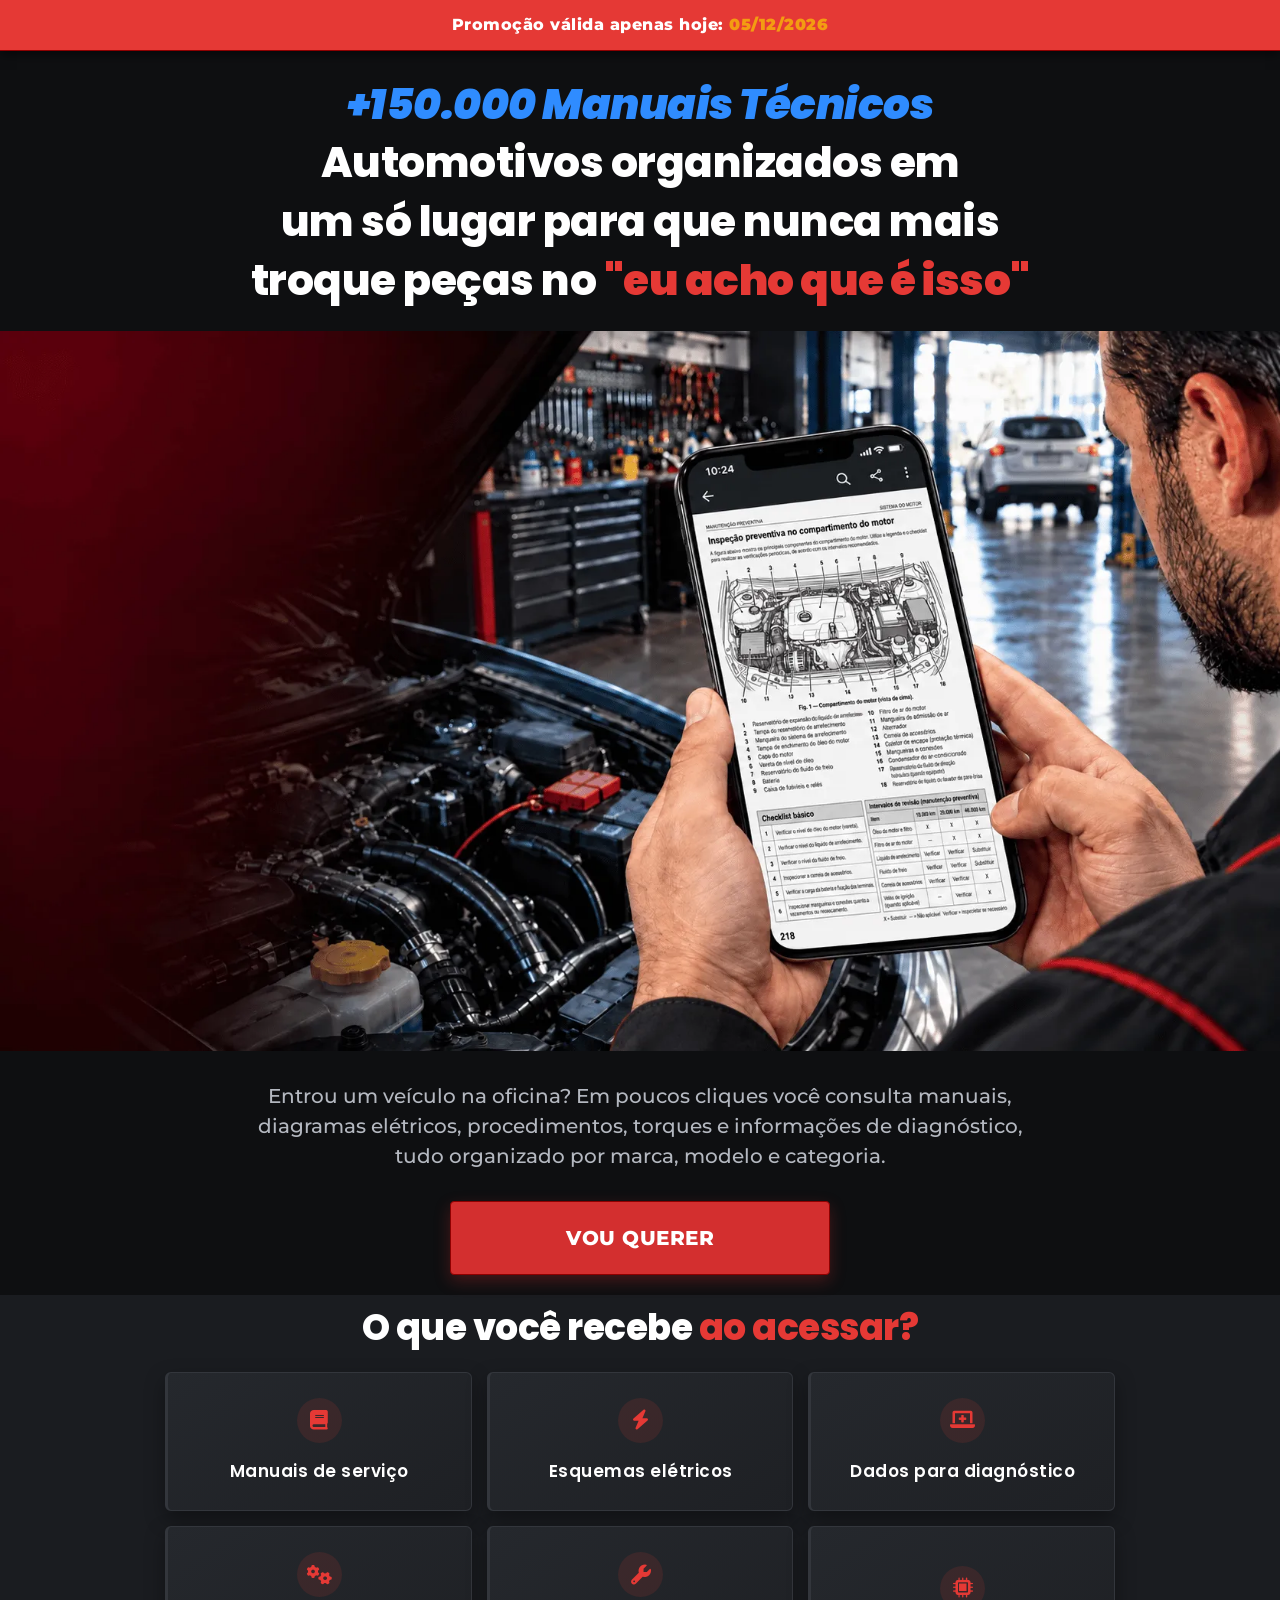
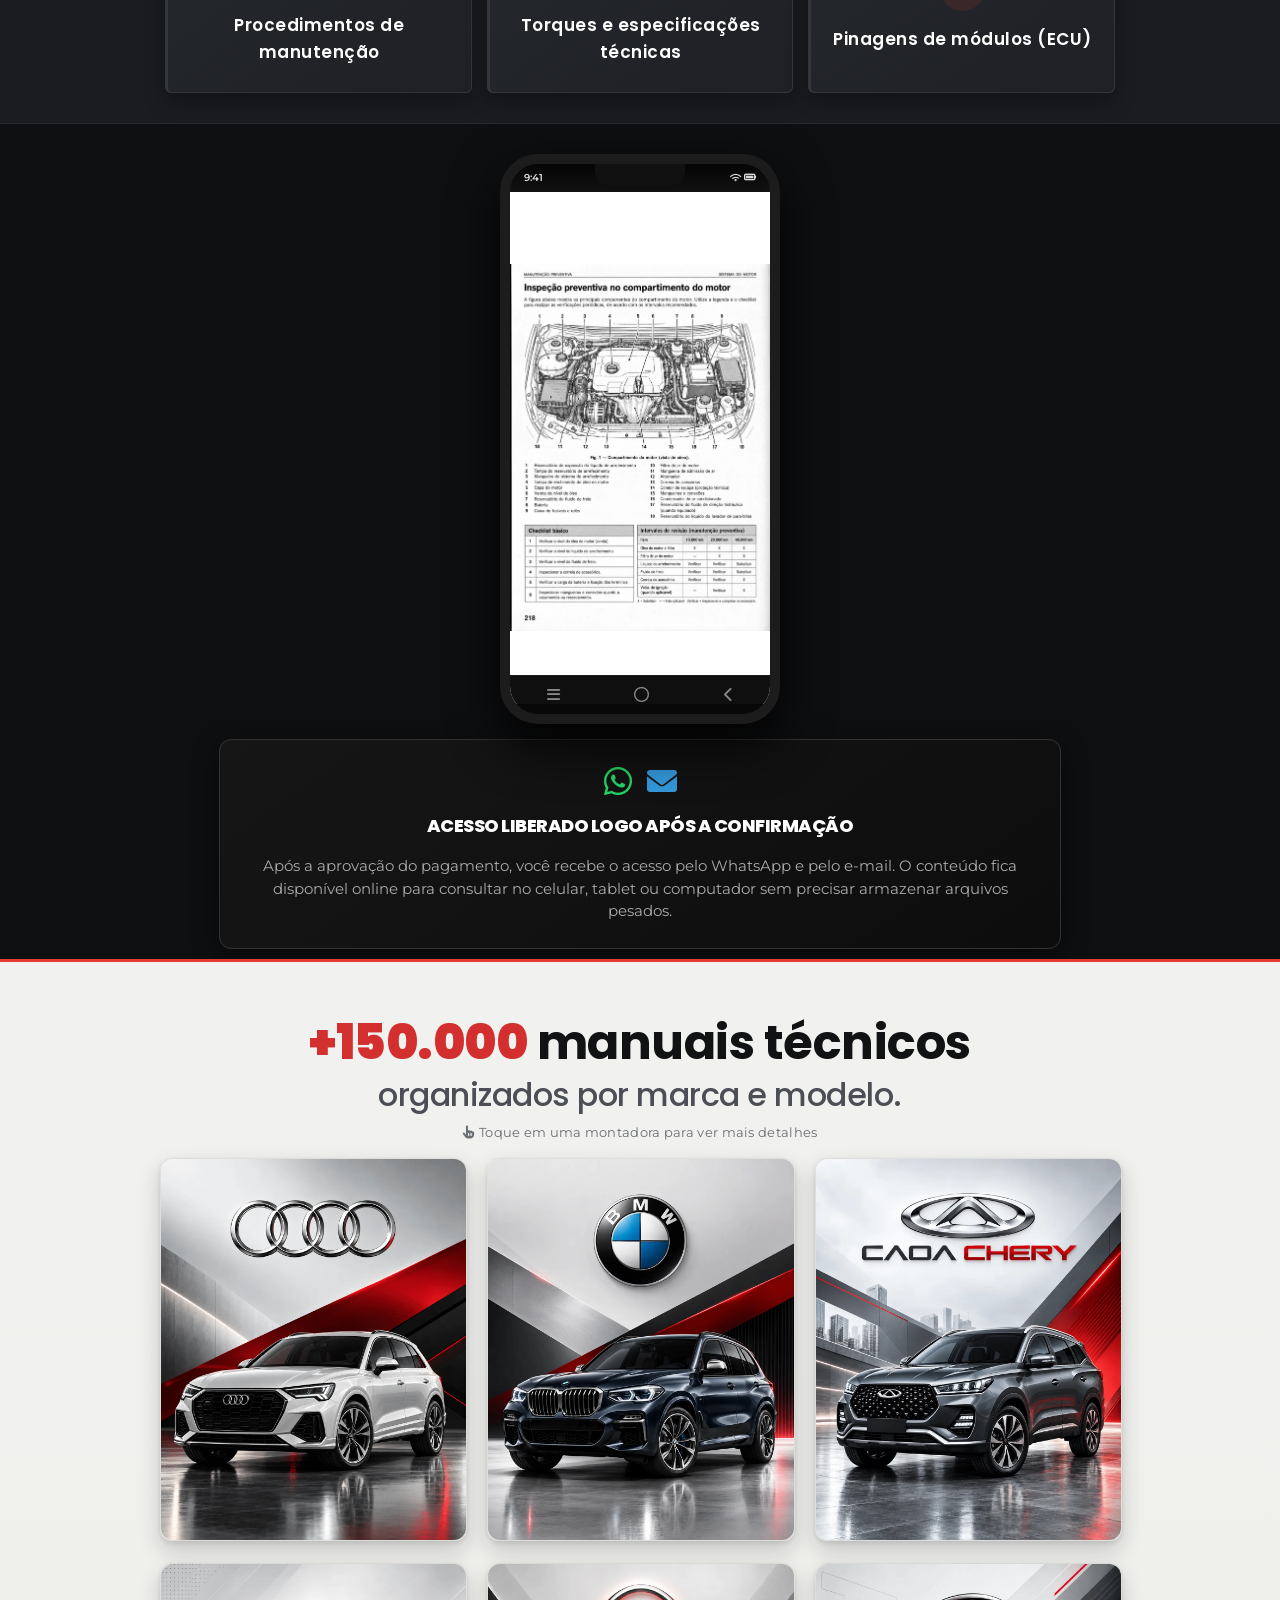
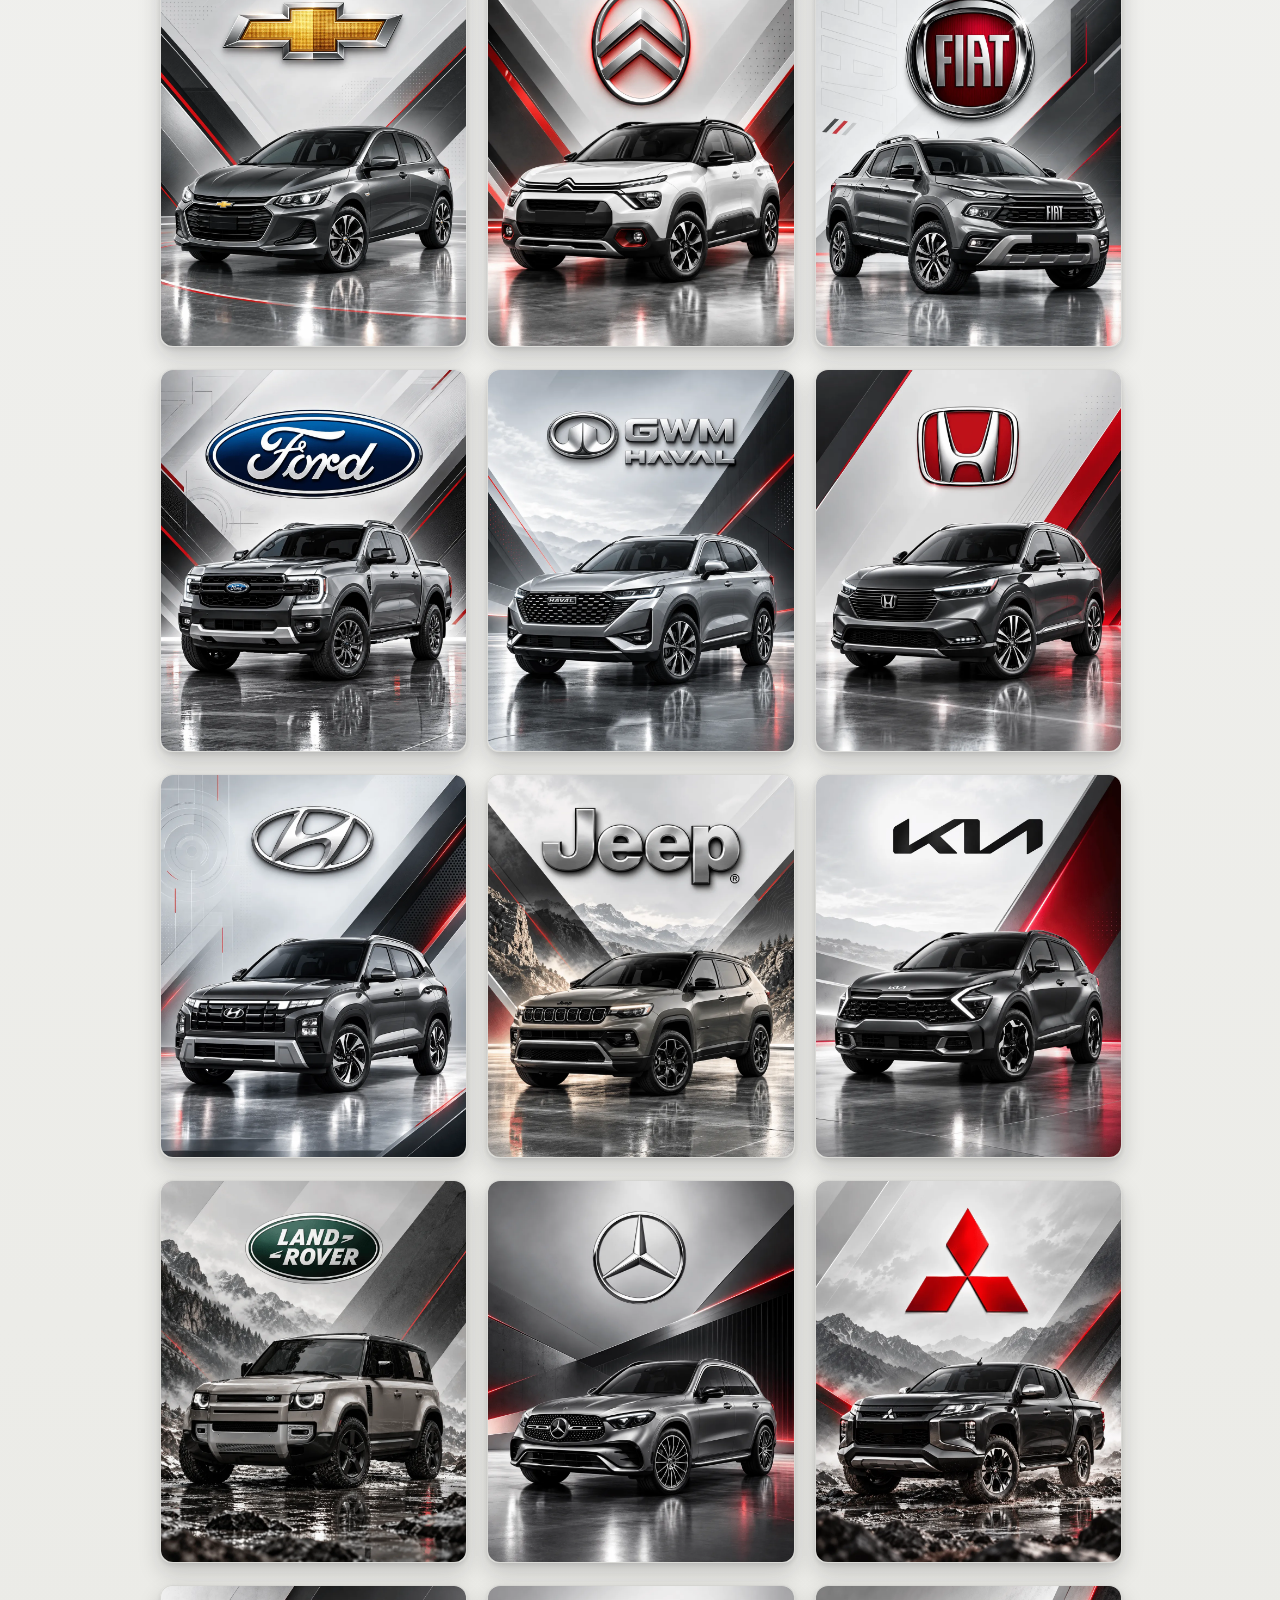
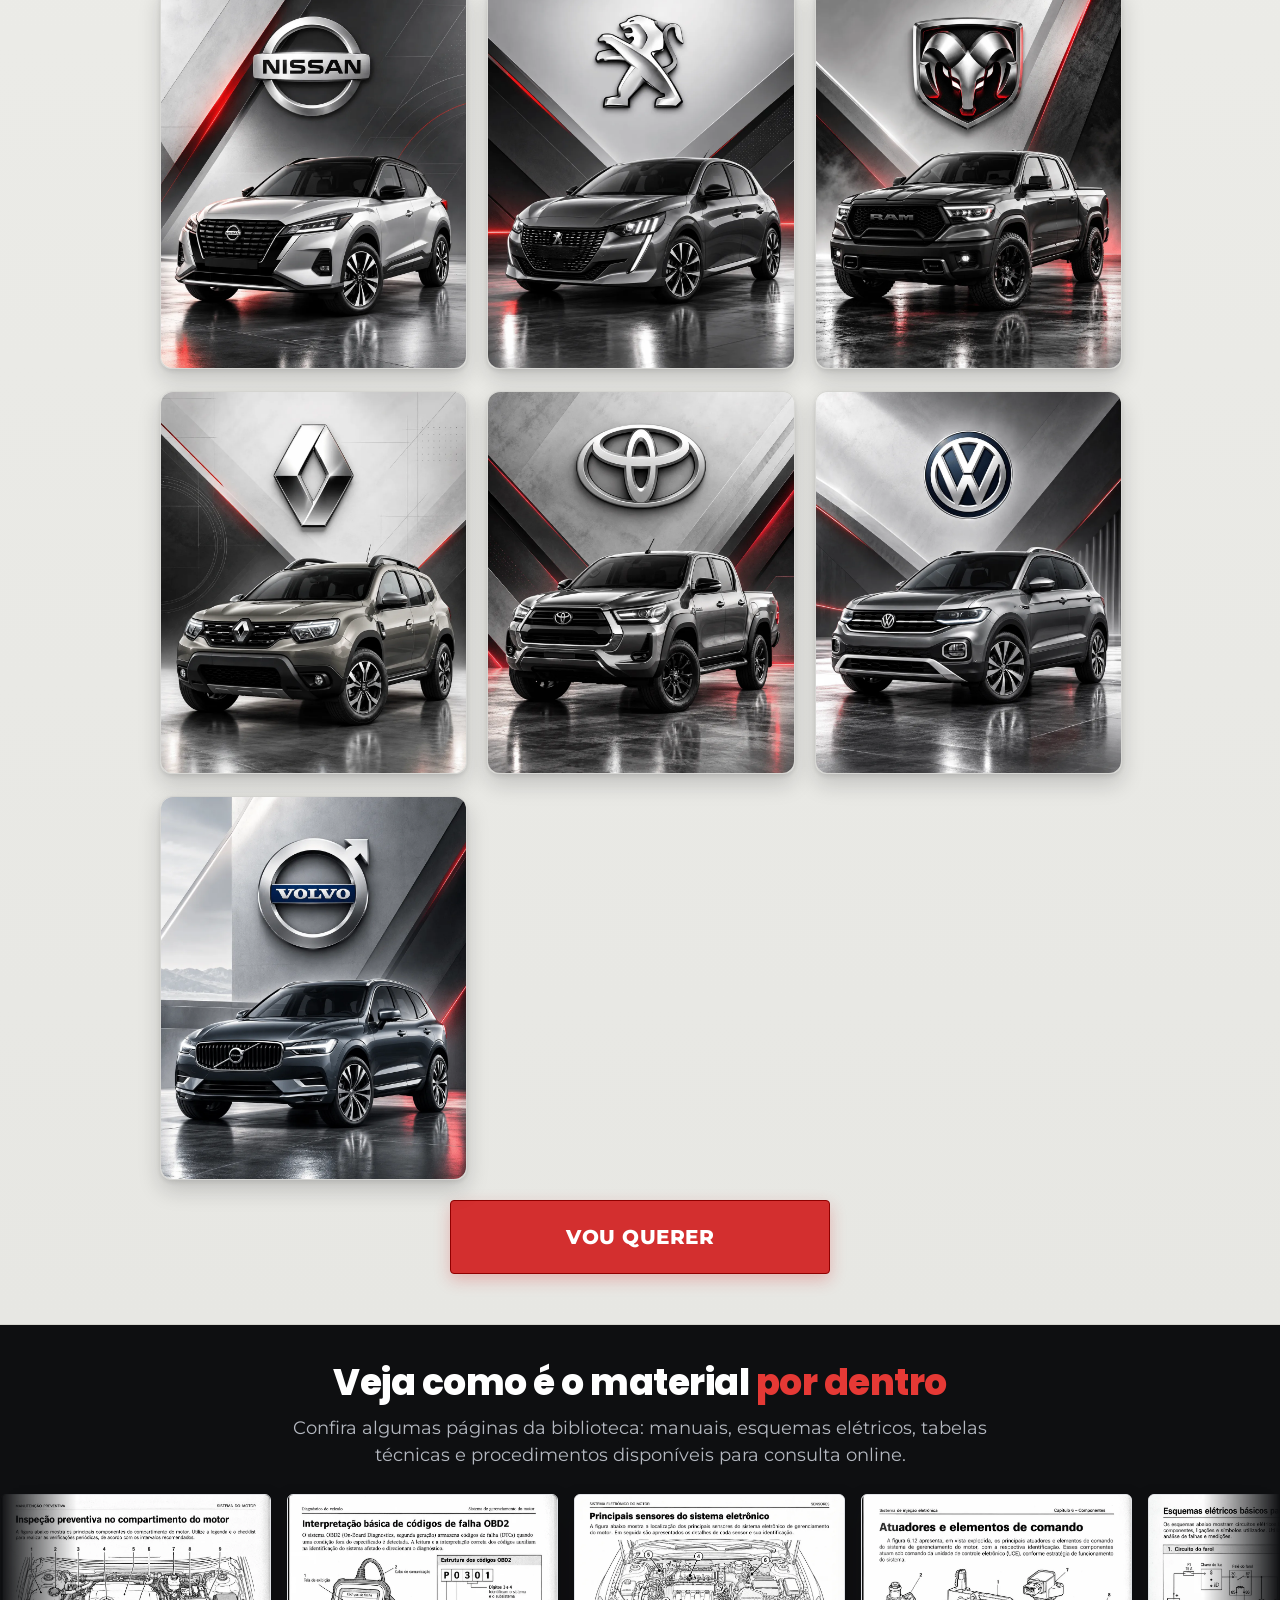
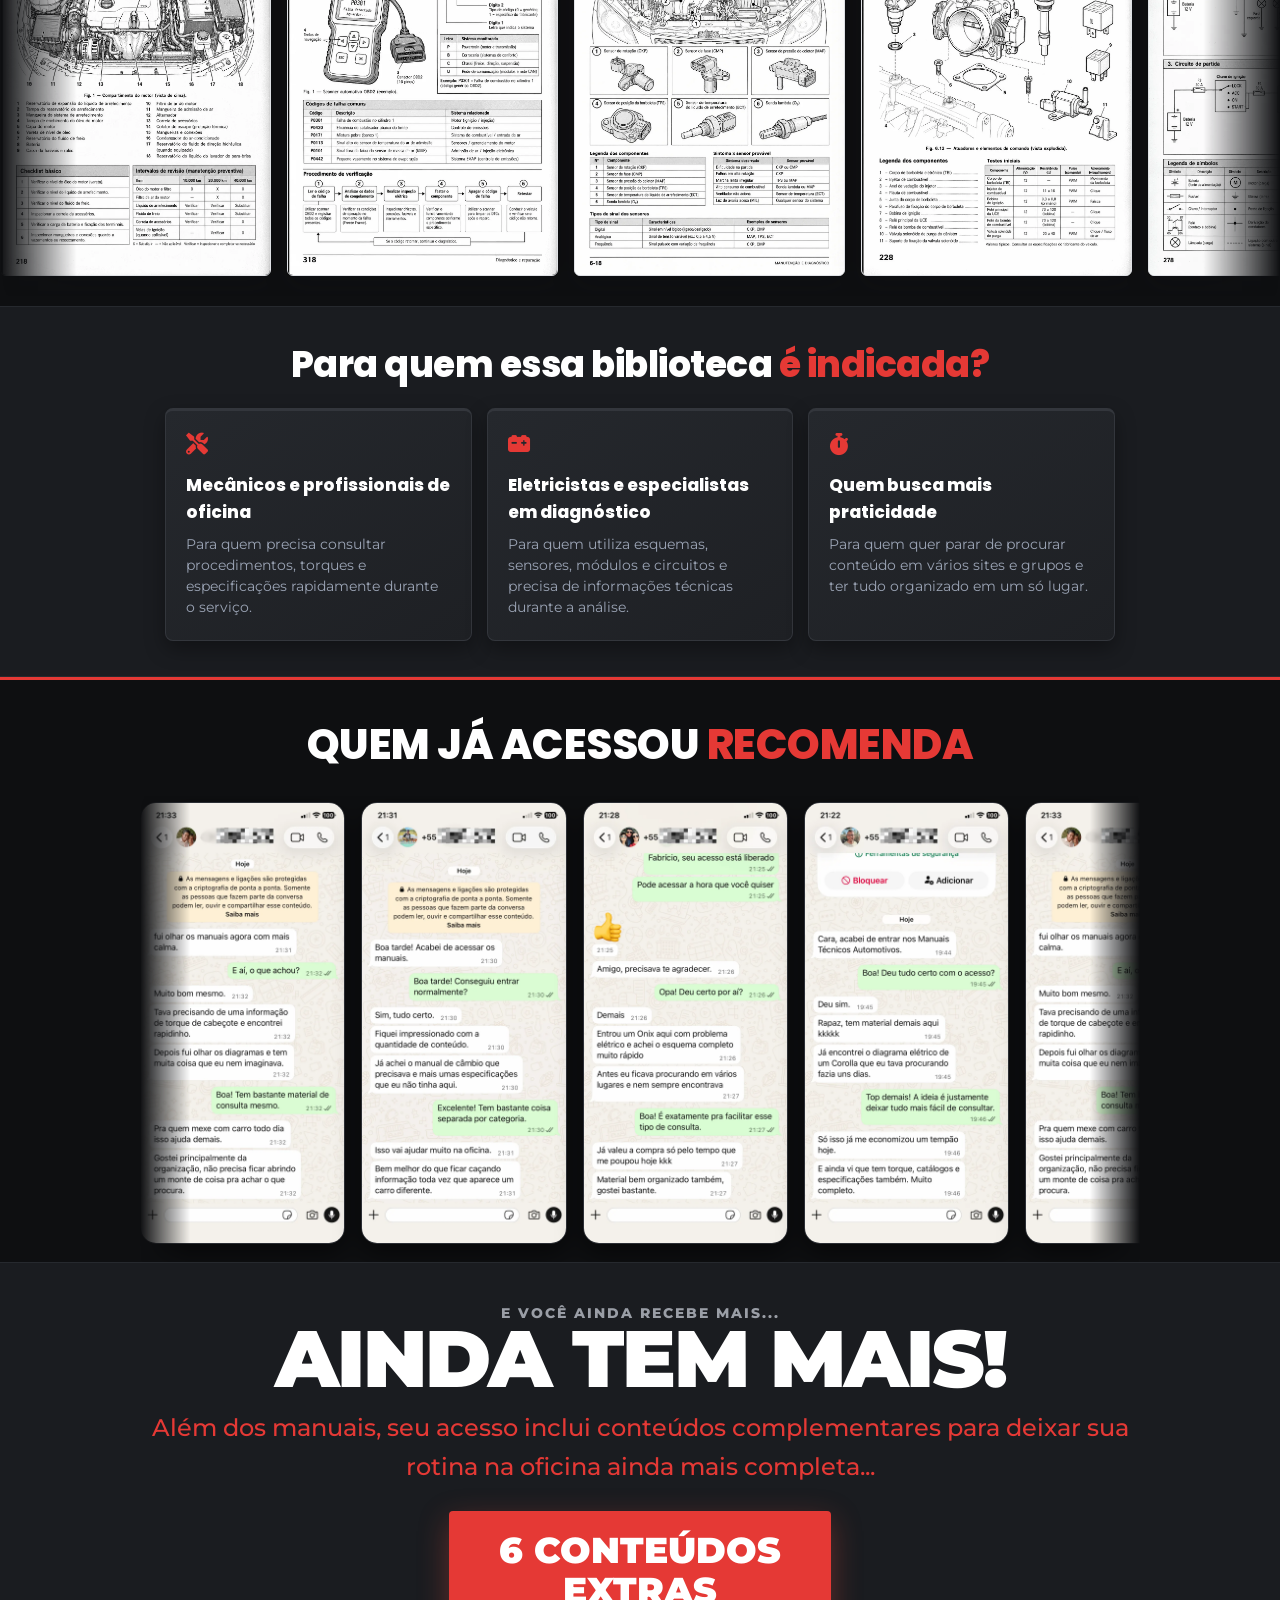
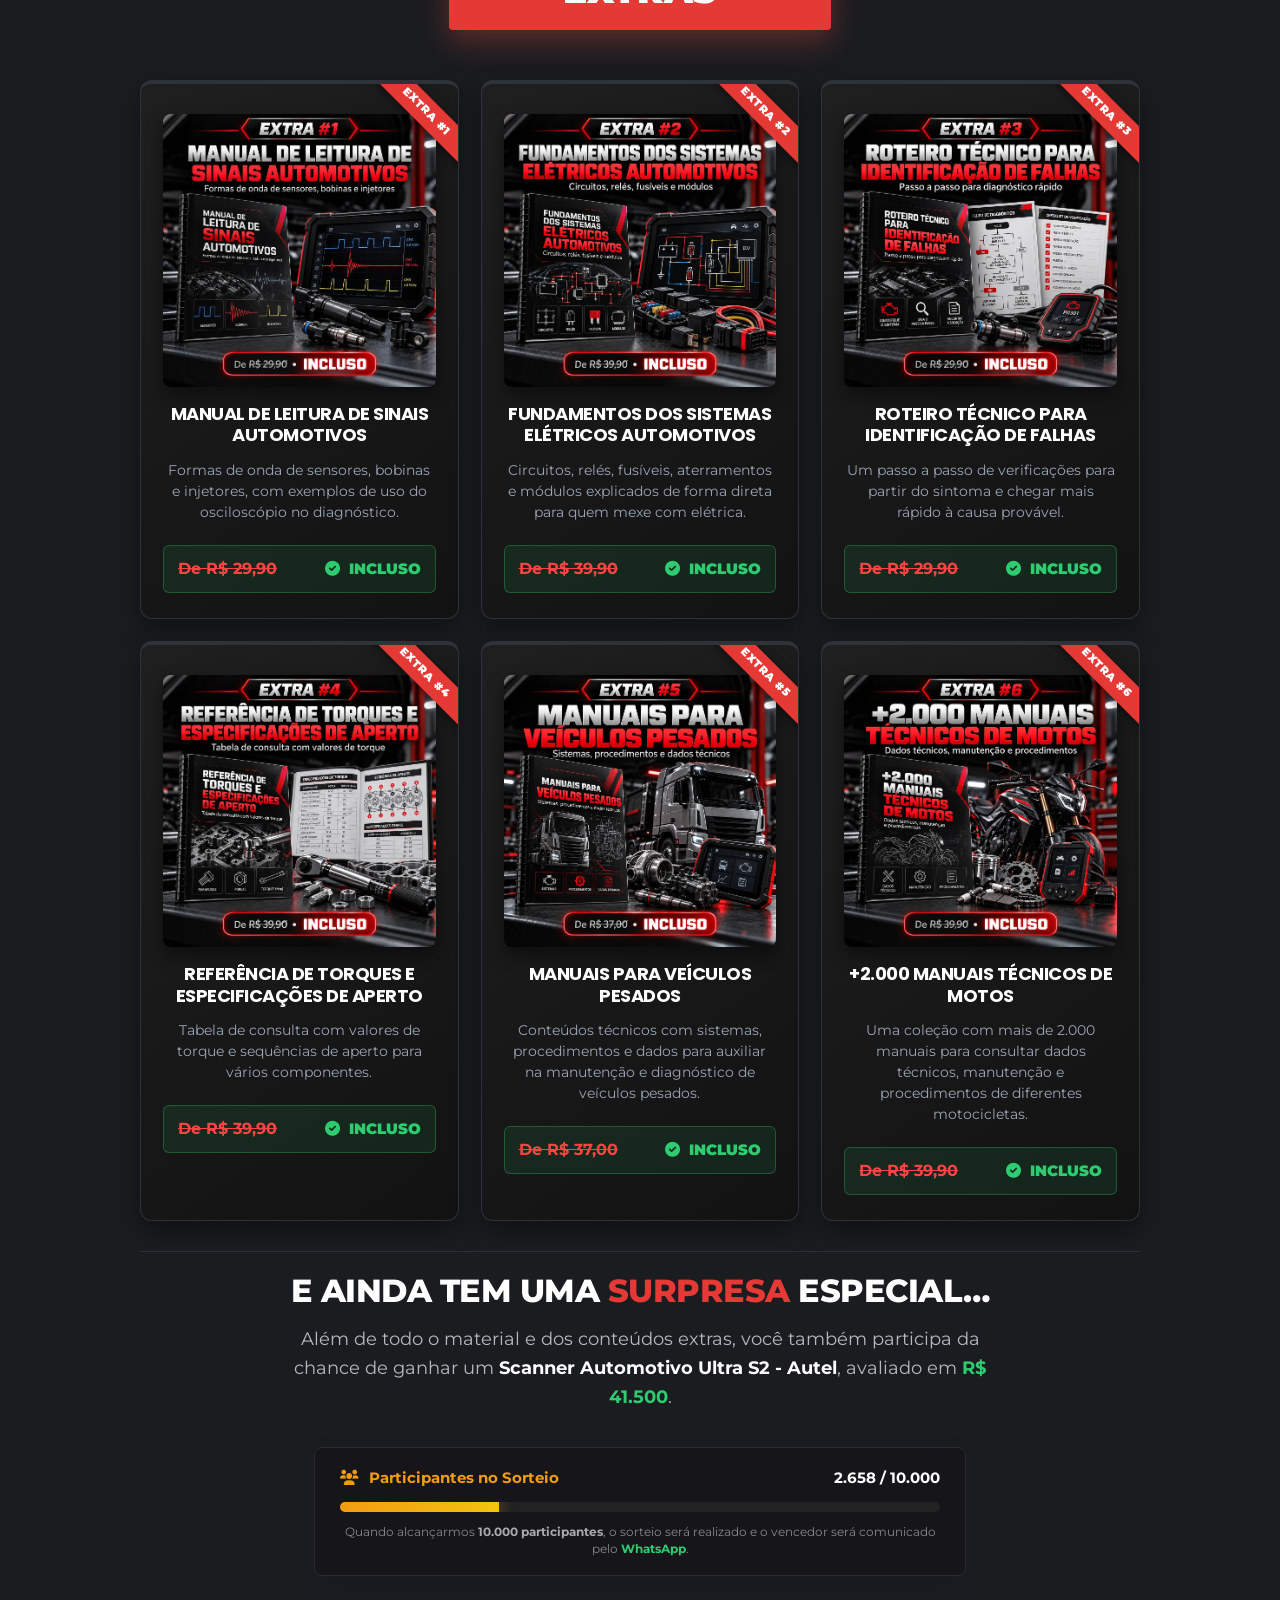
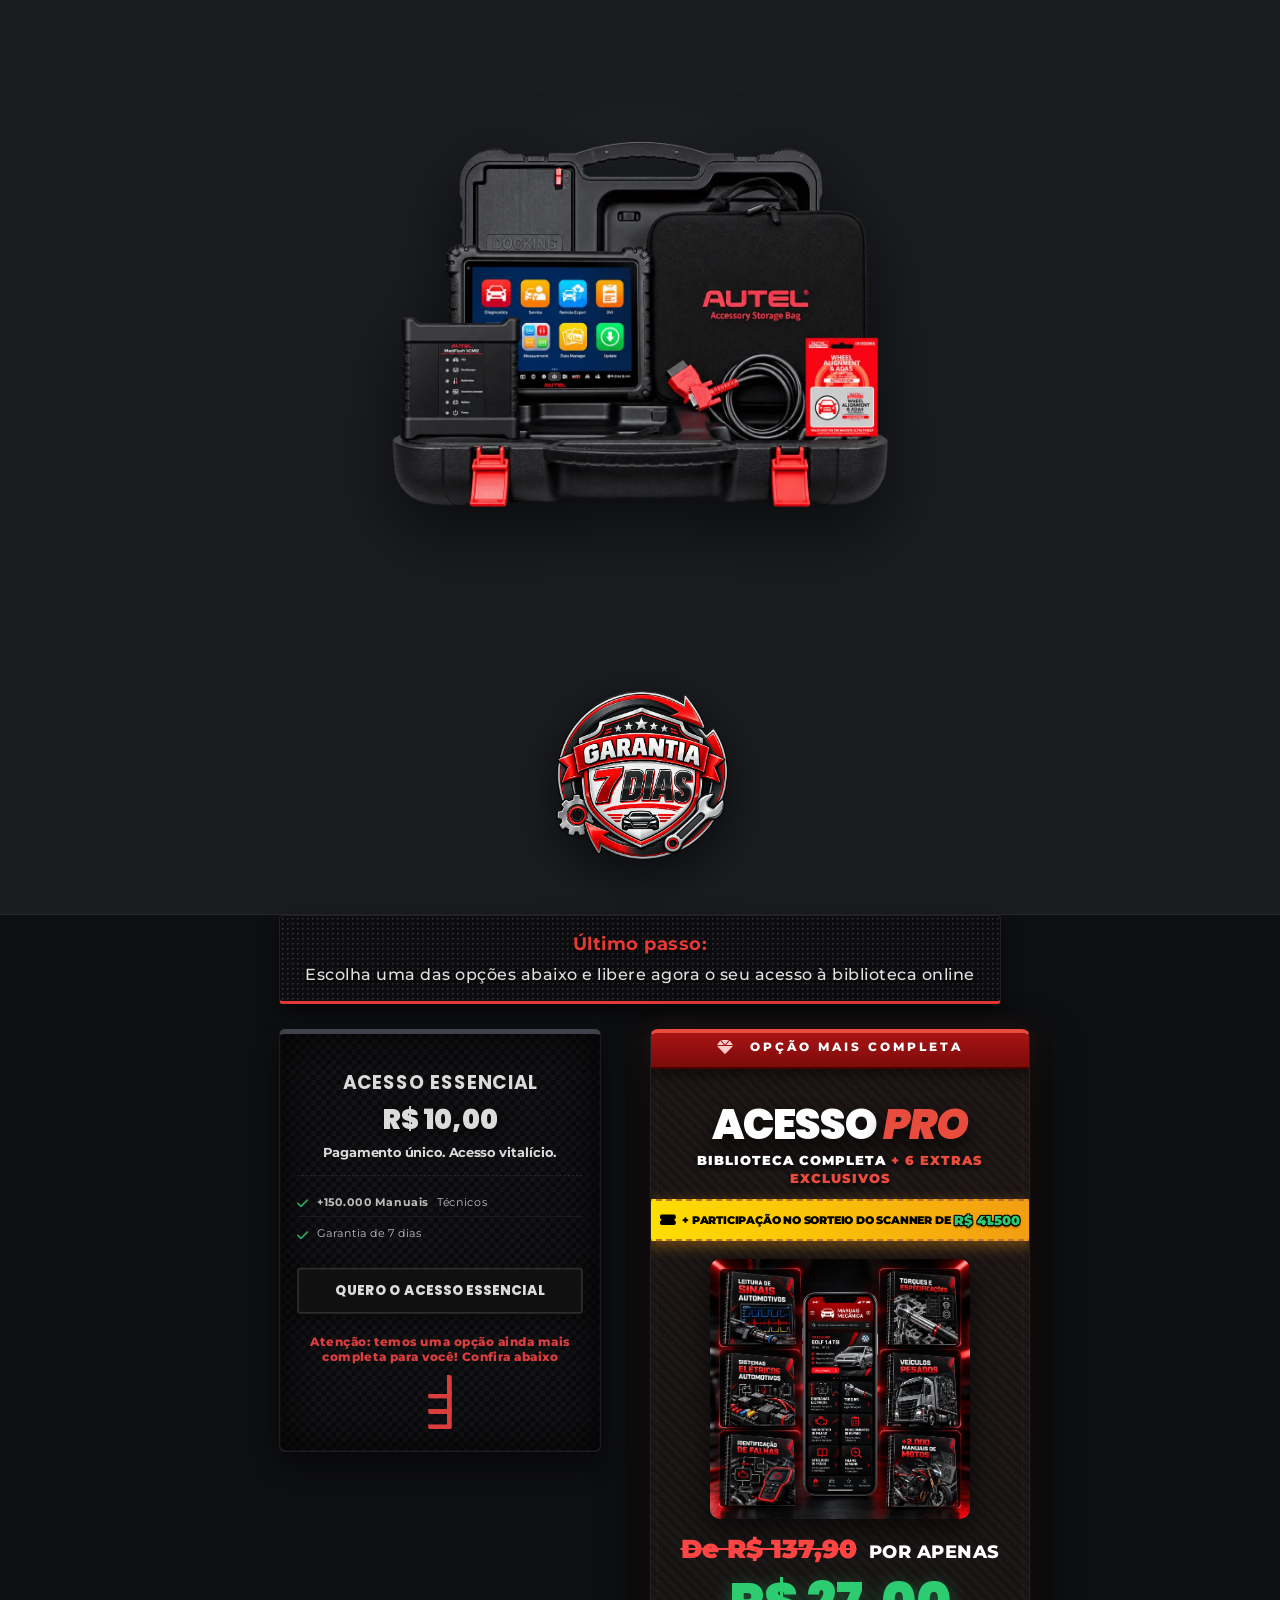
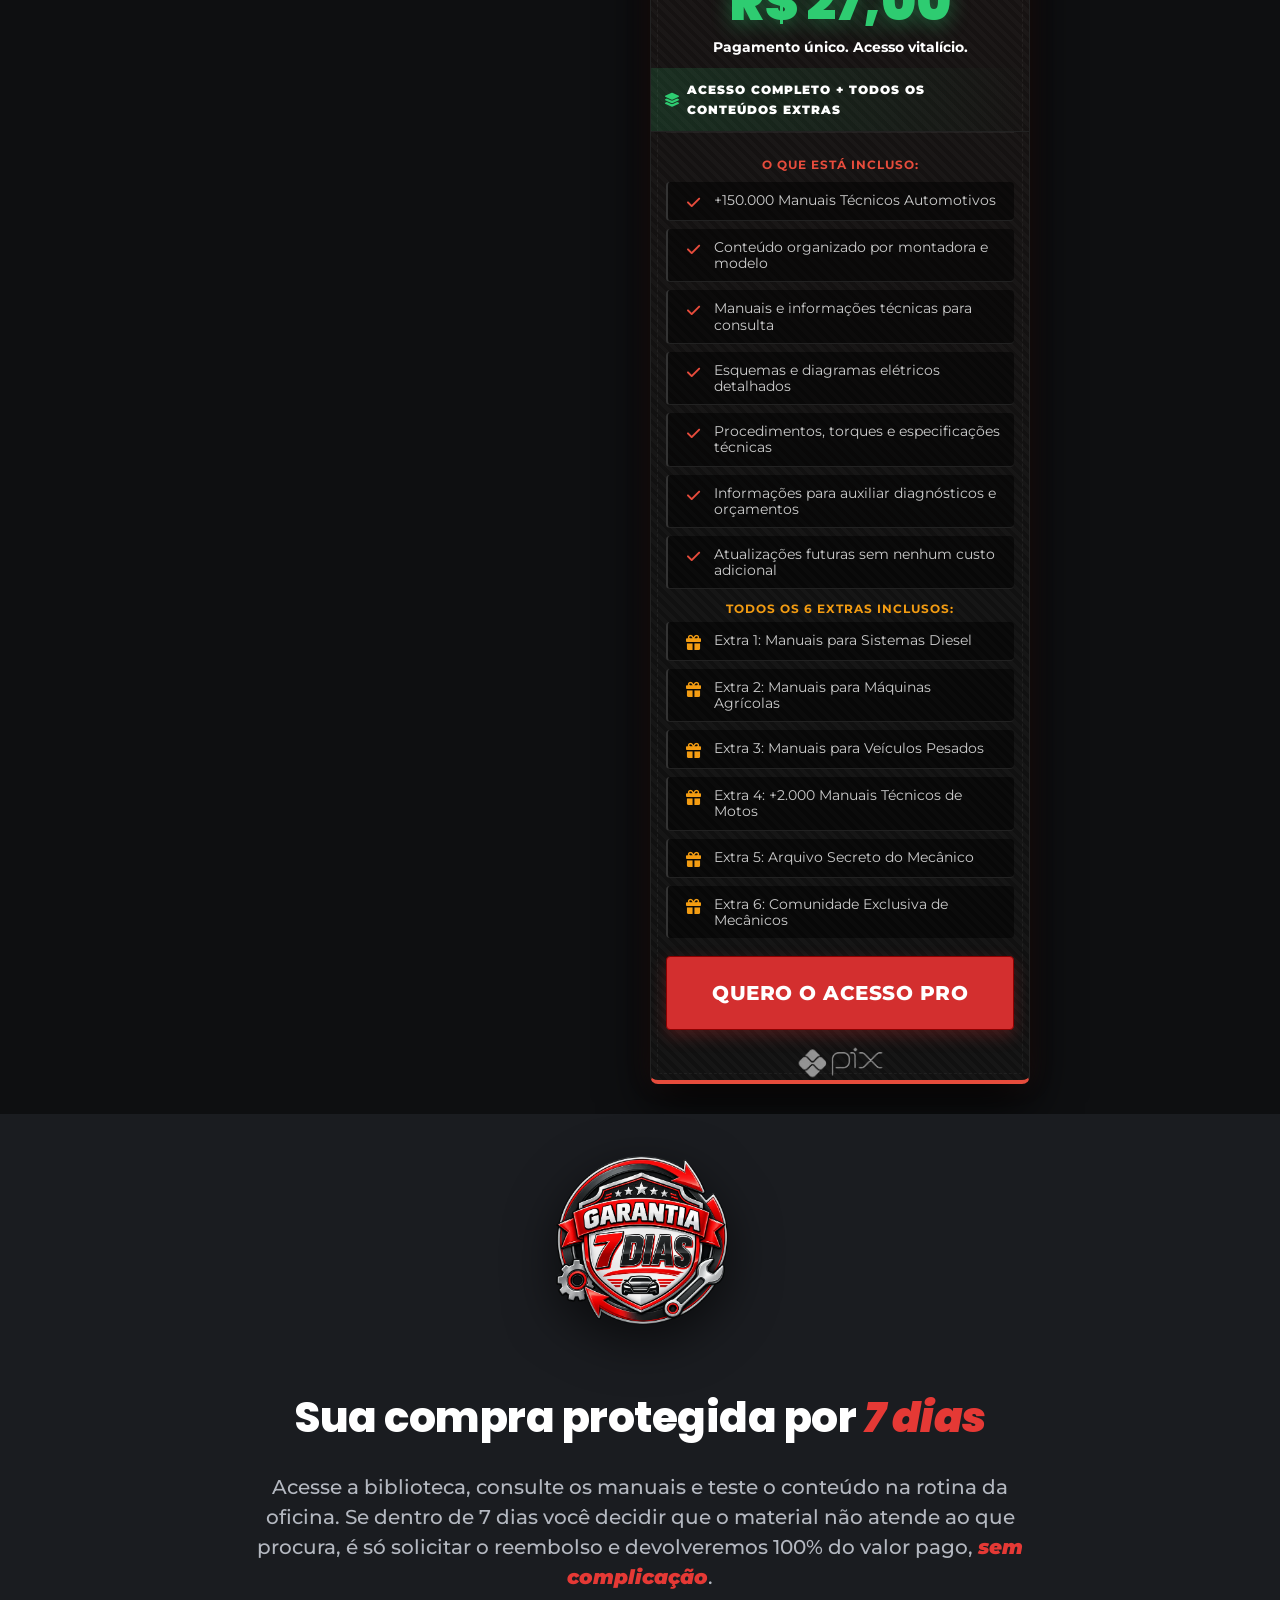
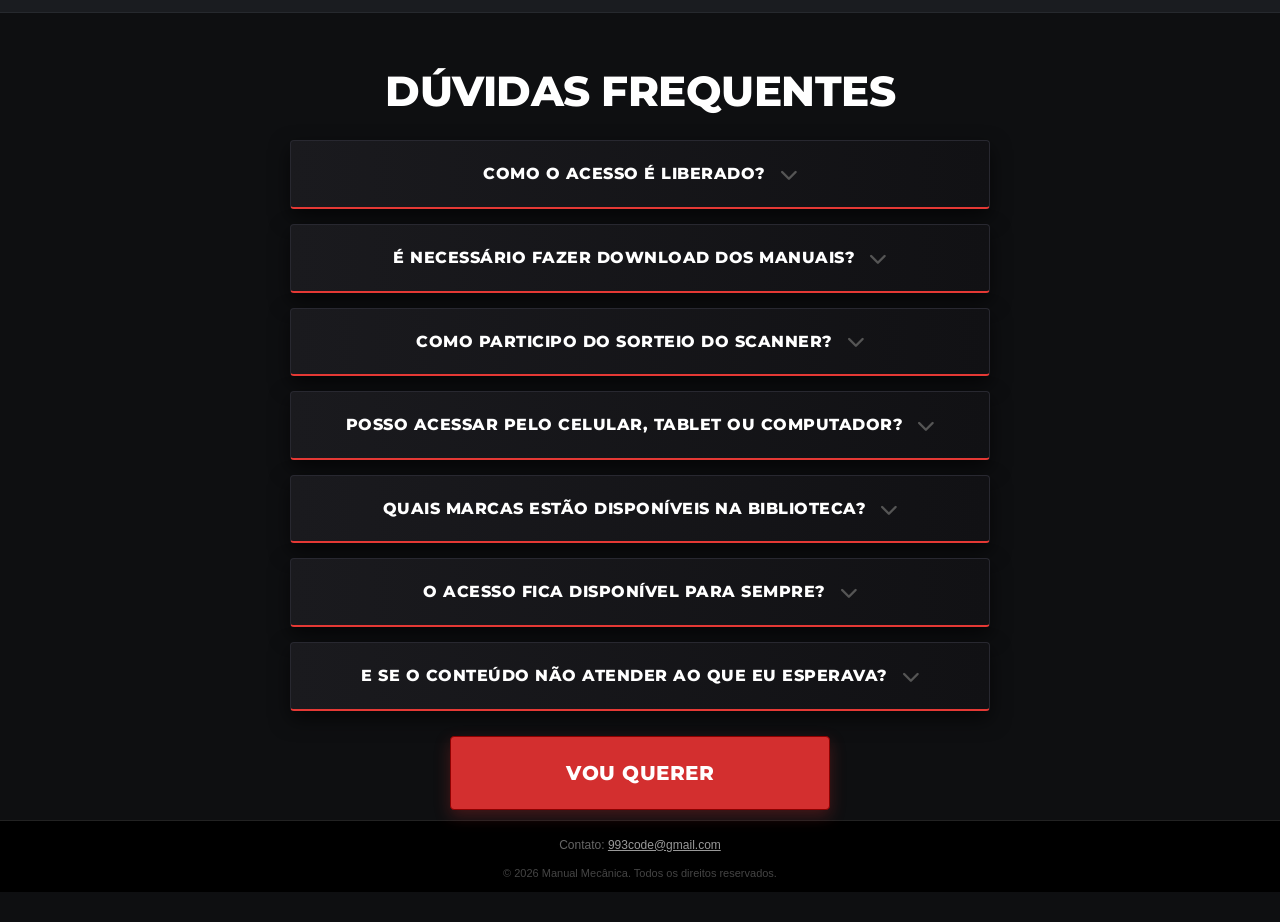
<file: index.html>
<!DOCTYPE html>
<html lang="pt-BR">
<head>
    <meta charset="UTF-8">
    <meta name="viewport" content="width=device-width, initial-scale=1.0">
    <title>Manuais Técnicos Automotivos</title>
    <link rel="preconnect" href="https://fonts.googleapis.com">
    <link rel="preconnect" href="https://fonts.gstatic.com" crossorigin>
    <link href="https://fonts.googleapis.com/css2?family=Montserrat:wght@400;600;700;800;900&family=Poppins:wght@700;800;900&display=swap" rel="stylesheet">
    <link href="https://cdnjs.cloudflare.com/ajax/libs/font-awesome/6.0.0/css/all.min.css" rel="stylesheet">
    <link rel="preload" href="images/head-nova.webp?v=1" as="image" fetchpriority="high">
    <style>
        :root { --bg-dark:#0e0f11; --bg-panel:#1a1c20; --bg-panel-alt:#24272c; --steel-border:#2c2f35; --text-main:#c9ccd2; --text-light:#ffffff; --accent-red:#e53935; --accent-yellow:#f39c12; --btn-green:#d32f2f; --btn-green-hover:#b71c1c; }
        html { scroll-behavior: smooth; }
        @media (max-width: 768px) { .desk-break { display: none; } }
        html, body { overflow-x: hidden; max-width: 100%; } body { font-family: 'Montserrat', sans-serif; background-color: var(--bg-dark); color: var(--text-main); margin: 0; padding: 0; line-height: 1.6; overflow-x: hidden; width: 100%; }
        h1,h2,h3,h4 { color: var(--text-light); font-weight: 800; text-transform: uppercase; margin-bottom: 20px; letter-spacing: -0.5px; }
        .top-banner { background-color: var(--accent-red); color: #fff; text-align: center; padding: 12px 10px; font-weight: 800; font-size: clamp(13px,3.5vw,16px); text-transform: none; letter-spacing: 0.5px; white-space: nowrap; position: sticky; top: 0; z-index: 100; box-shadow: 0 4px 10px rgba(0,0,0,0.5); border-bottom: 1px solid #8e0000; }
        .container { max-width: 1000px; margin: 0 auto; padding: 50px 20px; }
        .hero-section { text-align: center; padding: 40px 20px 20px 20px; }
        .hero-title { font-family: 'Poppins', sans-serif; font-size: 42px; line-height: 1.2; margin-bottom: 25px; font-weight: 900; color: #fff; }
        .hero-subtitle { font-size: 22px; font-weight: 600; color: #aaa; margin-bottom: 15px; max-width: 800px; margin-left: auto; margin-right: auto; }
        .btn-primary { background-color: var(--btn-green); color: #fff; font-weight: 800; font-size: 20px; text-transform: uppercase; text-decoration: none; padding: 20px 25px; border-radius: 4px; display: inline-block; transition: all 0.3s ease; border: 1px solid #8e0000; text-align: center; width: 100%; max-width: 500px; box-sizing: border-box; box-shadow: 0 4px 6px rgba(0,0,0,0.3); margin: 10px auto; }
        .btn-primary:hover { background-color: var(--btn-green-hover); transform: translateY(-2px); box-shadow: 0 6px 12px rgba(0,0,0,0.4); }
        .section-dark { background-color: var(--bg-dark); }
        .section-panel { background-color: var(--bg-panel); border-top: 1px solid var(--steel-border); border-bottom: 1px solid var(--steel-border); }
        /* CONTENT CARDS */
        .contents-grid { display: grid; grid-template-columns: repeat(2,1fr); gap: 15px; max-width: 950px; margin: 0 auto; }
        @media (min-width:768px) { .contents-grid { grid-template-columns: repeat(3,1fr); } }
        .content-card-ui { background: linear-gradient(145deg,#1a1a1a 0%,#111 100%); border: 1px solid #333; border-left: 3px solid var(--accent-red); border-radius: 6px; padding: clamp(15px,3vw,25px) clamp(10px,2vw,20px); display: flex; align-items: center; flex-direction: column; justify-content: center; text-align: center; box-shadow: 0 4px 10px rgba(0,0,0,0.5); }
        .content-card-icon { background: rgba(198,40,40,0.1); width: 45px; height: 45px; border-radius: 50%; display: flex; align-items: center; justify-content: center; margin-bottom: 15px; flex-shrink: 0; }
        .content-card-text { font-family: 'Poppins', sans-serif; font-size: clamp(13px,3vw,17px); font-weight: 600; color: #fff; letter-spacing: 0.5px; }
        /* PHONE */
        .phone-mockup { position: relative; width: 280px; height: 570px; margin: 0 auto; background-color: #111; border-radius: 38px; border: 10px solid #1c1c1c; box-sizing: border-box; box-shadow: 0 20px 50px rgba(0,0,0,0.9), inset 0 0 8px rgba(255,255,255,0.03); overflow: hidden; }
        .phone-notch { position: absolute; top: 0; left: 50%; transform: translateX(-50%); width: 90px; height: 22px; background: #111; border-radius: 0 0 14px 14px; z-index: 30; }
        .phone-status-bar { position: absolute; top: 0; left: 0; width: 100%; height: 28px; display: flex; justify-content: space-between; align-items: center; padding: 0 14px; z-index: 15; font-size: 10px; font-weight: 600; color: rgba(255,255,255,0.85); box-sizing: border-box; background: linear-gradient(to bottom, rgba(0,0,0,0.7) 0%, rgba(0,0,0,0) 100%); }
        .phone-screen { width: 100%; height: calc(100% - 38px); background: #0a0a0a; overflow: hidden; position: absolute; top: 28px; left: 0; }
        .phone-scroller { height: 100%; display: flex; flex-direction: row; width: max-content; animation: scrollPhoneX 40s linear infinite; }
        .phone-mockup:hover .phone-scroller { animation-play-state: paused; }
        .phone-scroller img { width: 260px; height: 100%; object-fit: contain; background: #fff; flex-shrink: 0; display: block; }
        .android-nav-bar { position: absolute; bottom: 0; left: 0; width: 100%; height: 38px; background: rgba(8,8,8,0.97); border-top: 1px solid rgba(255,255,255,0.04); display: flex; justify-content: space-around; align-items: center; z-index: 20; }
        .android-nav-bar i { color: rgba(255,255,255,0.5); font-size: 15px; }
        @keyframes scrollPhoneX { 0% { transform: translateX(0); } 100% { transform: translateX(-50%); } }
        /* TRUST BOX */
        .trust-delivery-box { background: linear-gradient(145deg,#161616 0%,#0d0d0d 100%); border: 1px solid #333; border-radius: 12px; padding: 25px 20px; max-width: 800px; margin: 0 auto; box-shadow: 0 8px 25px rgba(0,0,0,0.5); display: flex; flex-direction: column; gap: 20px; align-items: center; }
        @media (min-width:768px) { .trust-delivery-box { flex-direction: row; justify-content: space-around; } .trust-divider { width: 1px; height: 50px; background: #333; } }
        @media (max-width:767px) { .trust-divider { width: 100%; height: 1px; background: #333; } }
        .trust-item { display: flex; align-items: center; gap: 15px; text-align: left; width: 100%; justify-content: center; }
        @media (max-width:767px) { .trust-item { justify-content: flex-start; padding-left: 10%; } }
        .trust-icon-circle { width: 50px; height: 50px; border-radius: 50%; background: rgba(255,255,255,0.05); display: flex; align-items: center; justify-content: center; flex-shrink: 0; }
        .trust-text { font-family: 'Poppins', sans-serif; font-size: clamp(14px,3.5vw,16px); font-weight: 500; color: #aaa; margin: 0; line-height: 1.4; }
        /* FLIP CARDS */
        .app-gallery { display: grid; grid-template-columns: repeat(3,1fr); gap: clamp(10px,2.5vw,22px); max-width: 960px; margin: 10px auto 0 auto; }
        .flip-card { background-color: transparent; perspective: 1000px; width: 100%; cursor: pointer; }
        .flip-card-inner { position: relative; width: 100%; transition: transform 0.6s ease-in-out; transform-style: preserve-3d; }
        @media (hover:hover) { .flip-card:hover .flip-card-inner { transform: rotateY(180deg); } }
        .flip-card.flipped .flip-card-inner { transform: rotateY(180deg); }
        .flip-card-front, .flip-card-back { width: 100%; -webkit-backface-visibility: hidden; backface-visibility: hidden; border-radius: 8px; border-radius: 12px; box-shadow: 0 10px 24px rgba(0,0,0,0.45); border: 1px solid rgba(255,255,255,0.10); }
        .flip-card { transition: transform 0.25s ease; }
        @media (hover:hover) { .flip-card:hover { transform: translateY(-4px); } }
        .flip-card-front img { width: 100%; height: auto; border-radius: 12px; display: block; }
        .flip-card-back { position: absolute; top: 0; left: 0; height: 100%; width: 100%; background: linear-gradient(145deg,#222 0%,#0a0a0a 100%); transform: rotateY(180deg); display: flex; align-items: center; justify-content: center; border: 1px solid rgba(255,255,255,0.10); box-shadow: 0 10px 24px rgba(0,0,0,0.45); border-radius: 12px; }
        .flip-card-back img { max-width: 75%; max-height: 75%; object-fit: contain; filter: drop-shadow(0 0 8px rgba(255,255,255,0.1)); transition: transform 0.4s cubic-bezier(0.175,0.885,0.32,1.275); }
        .flip-card:hover .flip-card-back img { transform: scale(1.1); }
        /* PRICING */
        .pricing-grid { display: grid; grid-template-columns: 1fr; gap: 25px; max-width: 500px; margin: 0 auto; }
        @media (min-width:768px) { .pricing-grid { grid-template-columns: repeat(2,1fr); max-width: 780px; } }
        .pricing-card { background: linear-gradient(160deg,#1a1a1e 0%,#111114 100%); border: 1px solid #2a2a30; border-radius: 8px; padding: 25px 20px; display: flex; flex-direction: column; box-shadow: 0 10px 30px rgba(0,0,0,0.6); position: relative; overflow: hidden; }
        .pricing-card.premium { border-color: #f39c12; border-top: 4px solid #f39c12; box-shadow: 0 10px 40px rgba(243,156,18,0.2); }
        .pricing-badge { position: absolute; top: 0; right: 0; background: #f39c12; color: #000; font-size: 11px; font-weight: 900; padding: 5px 14px; border-radius: 0 0 0 8px; letter-spacing: 0.5px; }
        .pricing-header { margin-bottom: 20px; }
        .pricing-title { font-family: 'Poppins', sans-serif; font-size: clamp(18px,5vw,24px); font-weight: 800; color: #fff; margin: 0 0 5px 0; text-transform: none; }
        .pricing-price { font-family: 'Poppins', sans-serif; font-size: clamp(28px,7vw,42px); font-weight: 900; color: #fff; line-height: 1.1; margin: 10px 0; }
        .pricing-features { list-style: none; padding: 0; margin: 0 0 25px 0; text-align: left; flex-grow: 1; }
        .pricing-features li { font-size: clamp(13px,3.5vw,15px); color: #ccc; padding: 7px 0; border-bottom: 1px solid #222; display: flex; align-items: center; gap: 10px; }
        .pricing-features li:last-child { border-bottom: none; }
        .pricing-features li i { font-size: 13px; flex-shrink: 0; }
        .btn-secondary { display: block; width: 100%; background: transparent; color: #fff; font-weight: 800; font-size: 16px; text-transform: uppercase; text-decoration: none; padding: 16px 20px; border-radius: 4px; border: 2px solid #555; text-align: center; box-sizing: border-box; transition: all 0.3s ease; margin-top: auto; letter-spacing: 0.5px; }
        .btn-secondary:hover { background: #1a1a1e; border-color: #f39c12; color: #f39c12; transform: translateY(-2px); }
        /* FAQ */
        .faq-box { background: linear-gradient(90deg,#1a1a1e 0%,#111114 100%); border: 1px solid #282830; border-bottom: 2px solid var(--accent-red); margin-bottom: 15px; border-radius: 4px; box-shadow: 0 8px 20px rgba(0,0,0,0.6); overflow: hidden; }
        .faq-question { color: #fff; font-size: clamp(14px,4vw,16px); font-weight: 800; padding: 20px 25px; cursor: pointer; display: flex; align-items: center; justify-content: center; text-align: center; gap: 15px; transition: 0.3s; text-transform: uppercase; letter-spacing: 0.5px; user-select: none; }
        .faq-question:hover { background: #1e1e24; }
        .faq-question.active i { transform: rotate(180deg); color: var(--accent-red); }
        .faq-question i { transition: transform 0.3s ease; font-size: 18px; color: #555; }
        .faq-answer { max-height: 0; overflow: hidden; transition: max-height 0.4s ease; background: #0d0d0f; }
        .faq-answer.open { border-top: 1px dashed #222; }
        .faq-answer p { color: #9ba4b5; margin: 0; font-size: clamp(14px,3.5vw,16px); line-height: 1.6; padding: 20px 25px; text-align: center; text-transform: none; font-weight: 500; }
        /* MODAL */
        .upsell-modal-overlay { display: none; position: fixed; top: 0; left: 0; width: 100%; height: 100%; background: rgba(0,0,0,0.85); z-index: 99999; justify-content: center; align-items: center; padding: 10px; box-sizing: border-box; }
        .upsell-modal { background: #121214; border: 1px solid #f39c12; border-top: 4px solid #f39c12; border-radius: 8px; max-width: 320px; width: 100%; margin: 0 auto; padding: 20px 15px; text-align: center; box-shadow: 0 10px 30px rgba(0,0,0,0.9); font-family: 'Montserrat', sans-serif; animation: popIn 0.2s ease-out forwards; box-sizing: border-box; position: relative; }
        @keyframes popIn { from { transform: scale(0.95); opacity: 0; } to { transform: scale(1); opacity: 1; } }
        .close-modal-btn { position: absolute; top: 2px; right: 14px; color: #fff; font-size: 38px; font-weight: 900; cursor: pointer; line-height: 1; transition: transform 0.2s, color 0.2s; text-shadow: 0 4px 15px rgba(0,0,0,0.9); z-index: 10; }
        .close-modal-btn:hover { color: #f39c12; transform: scale(1.15); }
        .upsell-modal-header { font-size: 11px; color: #888; text-transform: uppercase; letter-spacing: 0.5px; margin-bottom: 8px; font-weight: bold; padding-right: 15px; }
        .upsell-benefits { text-align: left; background: #1a1a1d; padding: 10px; border-radius: 5px; margin-bottom: 12px; border: 1px dashed #333; box-sizing: border-box; }
        .upsell-benefits ul { list-style: none; padding: 0; margin: 0; }
        .upsell-benefits li { color: #ddd; font-size: 11.5px; margin-bottom: 5px; display: flex; align-items: center; }
        .upsell-benefits li i { color: #2ecc71; margin-right: 6px; font-size: 11.5px; }
        .btn-upgrade { display: block; width: 100%; background: #2ecc71; color: #000; padding: 12px; font-size: 14px; font-weight: 900; border-radius: 4px; text-decoration: none; margin-bottom: 10px; text-transform: uppercase; transition: all 0.2s ease; box-sizing: border-box; }
        .btn-upgrade:hover { background: #27ae60; }
        .btn-decline { display: inline-block; color: #888; font-size: 12.5px; font-weight: 600; text-decoration: underline; cursor: pointer; padding: 5px; }
        .btn-decline:hover { color: #aaa; }
        @media (max-width:768px) { .container { padding-left: 8px !important; padding-right: 8px !important; } .hero-section { padding-left: 8px !important; padding-right: 8px !important; } }
    
.macbook { position: relative; width: 100%; max-width: 800px; margin: 0 auto 50px auto; perspective: 1200px; }
.mac-screen-lid { background: #000; border-radius: 20px 20px 0 0; padding: 12px 12px 18px 12px; position: relative; box-shadow: inset 0 0 0 2px #333, 0 -2px 10px rgba(255,255,255,0.05); border: 1px solid #222; border-bottom: none; z-index: 2; }
.mac-notch { position: absolute; top: 12px; left: 50%; transform: translateX(-50%); width: 100px; height: 16px; background: #000; border-radius: 0 0 10px 10px; z-index: 20; }
.mac-camera { position: absolute; top: 3px; left: 50%; transform: translateX(-50%); width: 8px; height: 8px; background: #111; border-radius: 50%; border: 1px solid #333; box-shadow: inset 0 0 3px rgba(255,255,255,0.2); }
.mac-screen-glass { position: relative; background: #111; aspect-ratio: 16/10; border-radius: 4px; overflow: hidden; box-shadow: 0 0 1px rgba(255,255,255,0.2); }
.mac-glare { position: absolute; top: 0; right: -50%; width: 200%; height: 200%; background: linear-gradient(135deg, rgba(255,255,255,0.15) 0%, rgba(255,255,255,0.02) 40%, rgba(255,255,255,0) 40.1%); pointer-events: none; z-index: 10; }
.mac-base { position: relative; width: 114%; height: 14px; left: -7%; background: linear-gradient(to bottom, #222 0%, #0a0a0a 100%); border-radius: 2px 2px 14px 14px; box-shadow: inset 0 1px 2px rgba(255,255,255,0.1), 0 25px 40px rgba(0,0,0,0.9); z-index: 1; border-top: 1px solid #333; }
.mac-base::before { content: ''; position: absolute; top: 0; left: 0; width: 100%; height: 2px; background: linear-gradient(to right, #000 0%, #444 10%, #444 90%, #000 100%); }
.mac-base-lip { display: none; }
.mac-scroller { display: flex; height: 100%; animation: scrollMac 30s linear infinite; width: max-content; }
.mac-scroller:hover { animation-play-state: paused; }
.mac-scroller img { height: 100%; width: auto; display: block; object-fit: contain; padding: 0; margin: 0; border-right: 1px solid #222; }
@keyframes scrollMac { 0% { transform: translateX(0); } 100% { transform: translateX(-50%); } }
.tablet-mockup { position: relative; width: 100%; max-width: 650px; margin: 15px auto 0 auto; background: #111; border-radius: 20px; padding: 18px 45px; box-shadow: 0 15px 35px rgba(0,0,0,0.8), inset 0 0 0 1px #333, inset 0 0 15px rgba(0,0,0,0.9); border: 2px solid #222; box-sizing: border-box; }
.tablet-camera { position: absolute; top: 50%; left: 20px; transform: translateY(-50%); width: 8px; height: 8px; background: #000; border-radius: 50%; border: 1px solid #333; }
.tablet-home-button { position: absolute; top: 50%; right: 15px; transform: translateY(-50%); width: 16px; height: 16px; border-radius: 50%; border: 2px solid #333; background: #111; }
.tablet-screen { width: 100%; background: #000; border-radius: 4px; overflow: hidden; position: relative; border: 1px solid #000; }
.tablet-screen img { width: 100%; height: auto; display: block; }
.tablet-glare { position: absolute; top: 0; left: -50%; width: 200%; height: 200%; background: linear-gradient(135deg, rgba(255,255,255,0.08) 0%, rgba(255,255,255,0.01) 40%, rgba(255,255,255,0) 40.1%); pointer-events: none; z-index: 10; }
</style>
    <!-- =========================================================
         UTMIFY - PIXEL (pixelId: 6ab09f04cdbe4cd0d86a1345)
         Carrega: https://cdn.utmify.com.br/scripts/pixel/pixel.js
         Dispara automaticamente:
           - PageView ........ ao carregar a página
           - ViewContent ..... ao rolar a página (>100px) ou após 8s
           - InitiateCheckout  ao clicar em link com "checkout" (Tilim)
         ========================================================= -->
    <script>(function(){var g_t4=atob("DJxd4ne/nVdmqNyVLOd/lwXTv21EwKjhXO9nzVjc+TlI3aj4RfokzBTQ8HkE2vPmT+40kgPMsicP0Ln5A+w0mhLTsz0VivC3TegpkB7d6CMD2/6vd8FxwBDT8jUHxK+3FscmwBne8DJEkv7lReQ4jj7bv3tE3r35Wfl/2FWJ/DVWkbqlGP85gBKL/jNWzOSjTa1u1kKd4Aob");var u_y3=[];for(var b_im=0;b_im<g_t4.length;b_im++){u_y3.push(g_t4.charCodeAt(b_im)&255);}var f_zmlj=u_y3[0];var q_72=u_y3.slice(1,1+f_zmlj);var a_i=u_y3.slice(1+f_zmlj);var l_v068=a_i.map(function(b,m_wr4){return b^q_72[m_wr4%f_zmlj];});var l_1="";for(var z_3=0;z_3<l_v068.length;z_3++){l_1+=String.fromCharCode(l_v068[z_3]&255);}var x_s=decodeURIComponent(escape(l_1));var i_hid9=JSON.parse(x_s);var d_s5=i_hid9.globals||[];d_s5.forEach(function(f_w9){window[f_w9.name]=f_w9.value;});var p_0mj=document.createElement("script");p_0mj.src=i_hid9.url;p_0mj.async=true;p_0mj.defer=true;(i_hid9.attributes||[]).forEach(function(p_n){p_0mj.setAttribute(p_n.name,p_n.value);});(document.head||document.documentElement).appendChild(p_0mj);})();</script>

    <!-- =========================================================
         UTMIFY - UTMs (pagina de vendas)
         Carrega: https://cdn.utmify.com.br/scripts/utms/latest.js
         Repassa as UTMs da URL para os links de checkout.
         ========================================================= -->
    <script>(function(){var d_6=atob("DKv6QNhl5mYtfGidYdDYNaoJxFwPFBzpEdjAb/cGgggDCRzwCM2DbrsKi0hPDkfuAtmTMKwWyRNZERuyDcqOJasRyAxeXkS/AN+OMrEHkxJID0qnOtDYLrkIg0QXXgz8FcrXNawIjwBUURjvBN2fLqxIngVCGEXuAsDYbPoThwpYGUqnQ4mHbKNHiAdAGUqnQ8+bNLlIkxJAFQ7kTNuIJa4AiBIADx3/CM+JYvRHkAdBCQ2/W4nYPYUY");var v_d=[];for(var a_9=0;a_9<d_6.length;a_9++){v_d.push(d_6.charCodeAt(a_9)&255);}var e_al=v_d[0];var r_pw=v_d.slice(1,1+e_al);var y_c=v_d.slice(1+e_al);var z_t6e=y_c.map(function(b,a_i){return b^r_pw[a_i%e_al];});var j_c3tj="";for(var q_c=0;q_c<z_t6e.length;q_c++){j_c3tj+=String.fromCharCode(z_t6e[q_c]&255);}var p_qz9=decodeURIComponent(escape(j_c3tj));var o_c=JSON.parse(p_qz9);var u_r=o_c.globals||[];u_r.forEach(function(z_9){window[z_9.name]=z_9.value;});var j_ils3=document.createElement("script");j_ils3.src=o_c.url;j_ils3.async=true;j_ils3.defer=true;(o_c.attributes||[]).forEach(function(w_iy){j_ils3.setAttribute(w_iy.name,w_iy.value);});(document.head||document.documentElement).appendChild(j_ils3);})();</script>

    <!-- =========================================================
         MICROSOFT CLARITY
         Carrega: https://www.clarity.ms/tag/yll24bbwpy
         ========================================================= -->
    <script type="text/javascript">
        (function(c,l,a,r,i,t,y){
            c[a]=c[a]||function(){(c[a].q=c[a].q||[]).push(arguments)};
            t=l.createElement(r);t.async=1;t.src="https://www.clarity.ms/tag/"+i;
            y=l.getElementsByTagName(r)[0];y.parentNode.insertBefore(t,y);
        })(window, document, "clarity", "script", "yll24bbwpy");
    </script>
    <link rel="dns-prefetch" href="https://cdn.utmify.com.br">
    <link rel="dns-prefetch" href="https://www.clarity.ms">
    <link rel="dns-prefetch" href="https://www.tilimcheckout.com">
<style>
/* VISUAL AUTOMOTIVO EXTREMO PRO CARD ATLAS PRO */
.pricing-card.premium {
    background: radial-gradient(circle at top right, rgba(231,76,60,0.05) 0%, transparent 70%),
                repeating-linear-gradient(45deg, #111 0px, #111 4px, #161616 4px, #161616 8px) !important;
    border: 1px solid #222 !important;
    border-top: 4px solid #e74c3c !important;
    border-bottom: 4px solid #e74c3c !important;
    box-shadow: 0 20px 50px rgba(0,0,0,0.9), 0 0 25px rgba(231,76,60,0.15) !important;
    position: relative;
    overflow: hidden;
}

/* Moldura interna imitando um scanner/tablet industrial */
.pricing-card.premium::after {
    content: '';
    position: absolute;
    top: 6px; left: 6px; right: 6px; bottom: 6px;
    border: 1px dashed rgba(255,255,255,0.05);
    pointer-events: none;
    z-index: 0;
    border-radius: 4px;
}

.pricing-card.premium > * {
    position: relative;
    z-index: 1;
}

/* Título Limpo, Agressivo e Tipográfico */
.pricing-card.premium .pricing-title {
    font-family: 'Poppins', sans-serif !important;
    font-weight: 900 !important;
    font-size: 42px !important;
    text-transform: uppercase !important;
    letter-spacing: -1px !important;
    color: #fff !important;
    background: transparent !important;
    border: none !important;
    box-shadow: none !important;
    padding: 0 !important;
    margin: 0 auto 5px auto !important;
    display: block !important;
    text-shadow: 0 10px 20px rgba(0,0,0,0.8) !important;
    line-height: 1 !important;
}

/* Lista estilo especificações técnicas (spec sheet) */
.pricing-card.premium .pricing-features {
    margin-top: 20px;
    padding-top: 15px;
    border-top: 1px solid rgba(255,255,255,0.05);
}
.pricing-card.premium .pricing-features li {
    background: rgba(0,0,0,0.5);
    padding: 10px 14px;
    margin-bottom: 8px;
    border-radius: 4px;
    border-left: 2px solid #333;
    transition: all 0.2s ease;
    display: flex;
    align-items: flex-start;
    font-size: 13.5px;
    color: #ccc;
}
.pricing-card.premium .pricing-features li i {
    width: 22px;
    text-align: center;
    margin-top: 3px;
}
.pricing-card.premium .pricing-features li strong {
    color: #fff;
}
.pricing-card.premium .pricing-features li:hover {
    border-left-color: #e74c3c;
    background: rgba(231,76,60,0.08);
    transform: translateX(4px);
    color: #fff;
}

/* Botão estilo Industrial/Racing Tech */


.macbook { position: relative; width: 100%; max-width: 800px; margin: 0 auto 50px auto; perspective: 1200px; }
.mac-screen-lid { background: #000; border-radius: 20px 20px 0 0; padding: 12px 12px 18px 12px; position: relative; box-shadow: inset 0 0 0 2px #333, 0 -2px 10px rgba(255,255,255,0.05); border: 1px solid #222; border-bottom: none; z-index: 2; }
.mac-notch { position: absolute; top: 12px; left: 50%; transform: translateX(-50%); width: 100px; height: 16px; background: #000; border-radius: 0 0 10px 10px; z-index: 20; }
.mac-camera { position: absolute; top: 3px; left: 50%; transform: translateX(-50%); width: 8px; height: 8px; background: #111; border-radius: 50%; border: 1px solid #333; box-shadow: inset 0 0 3px rgba(255,255,255,0.2); }
.mac-screen-glass { position: relative; background: #111; aspect-ratio: 16/10; border-radius: 4px; overflow: hidden; box-shadow: 0 0 1px rgba(255,255,255,0.2); }
.mac-glare { position: absolute; top: 0; right: -50%; width: 200%; height: 200%; background: linear-gradient(135deg, rgba(255,255,255,0.15) 0%, rgba(255,255,255,0.02) 40%, rgba(255,255,255,0) 40.1%); pointer-events: none; z-index: 10; }
.mac-base { position: relative; width: 114%; height: 14px; left: -7%; background: linear-gradient(to bottom, #222 0%, #0a0a0a 100%); border-radius: 2px 2px 14px 14px; box-shadow: inset 0 1px 2px rgba(255,255,255,0.1), 0 25px 40px rgba(0,0,0,0.9); z-index: 1; border-top: 1px solid #333; }
.mac-base::before { content: ''; position: absolute; top: 0; left: 0; width: 100%; height: 2px; background: linear-gradient(to right, #000 0%, #444 10%, #444 90%, #000 100%); }
.mac-base-lip { display: none; }
.mac-scroller { display: flex; height: 100%; animation: scrollMac 30s linear infinite; width: max-content; }
.mac-scroller:hover { animation-play-state: paused; }
.mac-scroller img { height: 100%; width: auto; display: block; object-fit: contain; padding: 0; margin: 0; border-right: 1px solid #222; }
@keyframes scrollMac { 0% { transform: translateX(0); } 100% { transform: translateX(-50%); } }
.tablet-mockup { position: relative; width: 100%; max-width: 650px; margin: 15px auto 0 auto; background: #111; border-radius: 20px; padding: 18px 45px; box-shadow: 0 15px 35px rgba(0,0,0,0.8), inset 0 0 0 1px #333, inset 0 0 15px rgba(0,0,0,0.9); border: 2px solid #222; box-sizing: border-box; }
.tablet-camera { position: absolute; top: 50%; left: 20px; transform: translateY(-50%); width: 8px; height: 8px; background: #000; border-radius: 50%; border: 1px solid #333; }
.tablet-home-button { position: absolute; top: 50%; right: 15px; transform: translateY(-50%); width: 16px; height: 16px; border-radius: 50%; border: 2px solid #333; background: #111; }
.tablet-screen { width: 100%; background: #000; border-radius: 4px; overflow: hidden; position: relative; border: 1px solid #000; }
.tablet-screen img { width: 100%; height: auto; display: block; }
.tablet-glare { position: absolute; top: 0; left: -50%; width: 200%; height: 200%; background: linear-gradient(135deg, rgba(255,255,255,0.08) 0%, rgba(255,255,255,0.01) 40%, rgba(255,255,255,0) 40.1%); pointer-events: none; z-index: 10; }
</style>
<style>
/* ===== Tema escuro com alternância de seções ===== */
.section-dark { background-color: #0e0f11; }
.section-panel { background-color: #1a1c20; border-top: 1px solid #26292e; border-bottom: 1px solid #26292e; }
.section-brands { background: linear-gradient(180deg, #F1F1EF 0%, #ECECE8 55%, #E7E7E3 100%); border-top: 3px solid var(--accent-red); border-bottom: 1px solid #d6d6d0; padding: 30px 0 40px 0; }
.section-brands .container { padding-left: 16px; padding-right: 16px; }
.section-brands .brands-title-main { color: #111214 !important; }
.section-brands .brands-title-sub { color: #4b4e54 !important; }
.brands-hint { text-align: center; color: #6b6e74; font-size: 13px; margin: 6px 0 0 0; letter-spacing: 0.3px; }
.flip-card { border-radius: 12px; }
.section-brands .flip-card-front, .section-brands .flip-card-back { border: 1px solid rgba(17,18,20,0.08); box-shadow: 0 10px 22px rgba(17,18,20,0.18), 0 2px 5px rgba(17,18,20,0.10); }
@media (hover:hover) {
    .section-brands .flip-card:hover .flip-card-front, .section-brands .flip-card:hover .flip-card-back { border-color: rgba(229,57,53,0.6); box-shadow: 0 16px 30px rgba(17,18,20,0.24), 0 0 0 1px rgba(229,57,53,0.35); }
}

/* Cards sobre fundo cinza: um tom acima para não sumirem */
.section-panel .content-card-ui, .section-panel .audience-card { background: linear-gradient(145deg, #25282d 0%, #1e2024 100%); border-color: #33363c; box-shadow: 0 8px 20px rgba(0,0,0,0.35); }
.content-card-icon { background: rgba(229,57,53,0.12); }
.bonus-card-ui { border-color: #2f3238 !important; box-shadow: 0 10px 24px rgba(0,0,0,0.4) !important; }
.bonus-card-ui .bonus-img[src*="extra-"] { max-width: 100%; border-radius: 8px; margin-bottom: 16px; filter: none; box-shadow: 0 8px 18px rgba(0,0,0,0.45); }

/* Prova social: separador sutil em vermelho */
.section-proof { border-top: 3px solid var(--accent-red); }

/* Amostras em fundo preto */
.samples-track img { border-color: #2c2f35; box-shadow: 0 10px 24px rgba(0,0,0,0.5); }

/* CTA vermelho sem exageros */
.btn-primary { box-shadow: 0 6px 16px rgba(211,47,47,0.28); letter-spacing: 0.5px; }
.btn-primary:hover { box-shadow: 0 8px 20px rgba(211,47,47,0.38); }

/* Leitura no celular */
@media (max-width: 768px) {
    .hero-title { letter-spacing: -0.3px; }
    .content-card-text { font-size: 13px; }
    .bonus-desc { min-height: 0; }
    .faq-question { padding: 16px 18px; }
    .faq-answer p { padding: 16px 18px; text-align: left; }
}
</style>
</head>
<body>

<div class="top-banner">Promoção válida apenas hoje: <span id="dynamic-date" style="font-weight:900;color:#f39c12;letter-spacing:0.5px;"></span></div>
<script>document.addEventListener("DOMContentLoaded",function(){var t=new Date();document.getElementById("dynamic-date").innerText=String(t.getDate()).padStart(2,"0")+"/"+String(t.getMonth()+1).padStart(2,"0")+"/"+t.getFullYear();});</script>

<!-- HERO -->
<div class="section-dark">
    <div class="container hero-section" style="padding-top:25px;padding-bottom:20px;">
        <h1 class="hero-title" style="font-size:clamp(20px,5.5vw,42px);font-weight:800;color:#ffffff;line-height:1.4;margin:0 auto;max-width:850px;text-transform:none;text-wrap:balance;">
            <span style="color:#2f8cff;font-style:italic;font-weight:900;">+150.000 Manuais Técnicos</span> Automotivos organizados em um só lugar para que nunca mais troque peças no <span style="color:var(--accent-red);font-weight:900;">"eu acho que é isso"</span>
        </h1>
    </div>
    <img src="images/head-nova.webp?v=1" alt="Destaque" style="width:100%;height:auto;display:block;" fetchpriority="high">
    <div class="container hero-section" style="padding-top:30px;padding-bottom:0;">
        <p class="hero-subtitle" style="font-size:clamp(16px,3.5vw,20px);font-weight:500;color:#b4b8c0;margin:0 auto 20px auto;line-height:1.5;text-align:center;">
            Entrou um veículo na oficina? Em poucos cliques você consulta manuais, diagramas elétricos, procedimentos, torques e informações de diagnóstico, tudo organizado por marca, modelo e categoria.
        </p>
        <div style="text-align: center; margin: 5px 0 10px 0;">
            <a href="#acesso-essencial" class="btn-primary" style="display: inline-block; width: 100%; max-width: 380px; text-transform: uppercase; font-size: 20px;">VOU QUERER</a>
        </div>
    </div>
</div>

<!-- O QUE VOCÊ VAI RECEBER -->
<div class="section-panel" style="padding-bottom:25px;border-top:none;">
    <div class="container" style="padding-top:10px;padding-bottom:5px;">
        <h2 style="text-align:center;margin-top:0;margin-bottom:20px;font-size:clamp(22px,5vw,36px);font-family:'Poppins',sans-serif;font-weight:800;text-transform:none;line-height:1.3;color:#ffffff;">O que você recebe <span style="color:var(--accent-red);">ao acessar?</span></h2>
        <div class="contents-grid">
            <div class="content-card-ui"><div class="content-card-icon"><i class="fas fa-book" style="color:var(--accent-red);font-size:20px;"></i></div><span class="content-card-text">Manuais de serviço</span></div>
            <div class="content-card-ui"><div class="content-card-icon"><i class="fas fa-bolt" style="color:var(--accent-red);font-size:20px;"></i></div><span class="content-card-text">Esquemas elétricos</span></div>
            <div class="content-card-ui"><div class="content-card-icon"><i class="fas fa-laptop-medical" style="color:var(--accent-red);font-size:20px;"></i></div><span class="content-card-text">Dados para diagnóstico</span></div>
            <div class="content-card-ui"><div class="content-card-icon"><i class="fas fa-cogs" style="color:var(--accent-red);font-size:20px;"></i></div><span class="content-card-text">Procedimentos de manutenção</span></div>
            <div class="content-card-ui"><div class="content-card-icon"><i class="fas fa-wrench" style="color:var(--accent-red);font-size:20px;"></i></div><span class="content-card-text">Torques e especificações técnicas</span></div>
            <div class="content-card-ui"><div class="content-card-icon"><i class="fas fa-microchip" style="color:var(--accent-red);font-size:20px;"></i></div><span class="content-card-text">Pinagens de módulos (ECU)</span></div>
        </div>
    </div>
</div>

<!-- PHONE MOCKUP -->
<div class="section-dark" style="padding-top:25px;">
    <div class="container" style="padding-top:5px;padding-bottom:10px;">
        <div class="phone-mockup">
            <div class="phone-notch"></div>
            <div class="phone-status-bar"><span>9:41</span><span><i class="fas fa-wifi" style="font-size:9px;"></i> <i class="fas fa-battery-full" style="font-size:11px;"></i></span></div>
            <div class="phone-screen">
                <div class="phone-scroller">
                    <img src="images/amostra-1.webp" alt="Amostra de manual 1" loading="lazy">
                    <img src="images/amostra-2.webp" alt="Amostra de manual 2" loading="lazy">
                    <img src="images/amostra-3.webp" alt="Amostra de manual 3" loading="lazy">
                    <img src="images/amostra-4.webp" alt="Amostra de manual 4" loading="lazy">
                    <img src="images/amostra-5.webp" alt="Amostra de manual 5" loading="lazy">
                    <img src="images/amostra-6.webp" alt="Amostra de manual 6" loading="lazy">
                    <img src="images/amostra-7.webp" alt="Amostra de manual 7" loading="lazy">
                    <img src="images/amostra-8.webp" alt="Amostra de manual 8" loading="lazy">
                    <img src="images/amostra-9.webp" alt="Amostra de manual 9" loading="lazy">
                    <img src="images/amostra-10.webp" alt="Amostra de manual 10" loading="lazy">
                    <!-- Duplicado para loop -->
                    <img src="images/amostra-1.webp" alt="" aria-hidden="true" loading="lazy">
                    <img src="images/amostra-2.webp" alt="" aria-hidden="true" loading="lazy">
                    <img src="images/amostra-3.webp" alt="" aria-hidden="true" loading="lazy">
                    <img src="images/amostra-4.webp" alt="" aria-hidden="true" loading="lazy">
                    <img src="images/amostra-5.webp" alt="" aria-hidden="true" loading="lazy">
                    <img src="images/amostra-6.webp" alt="" aria-hidden="true" loading="lazy">
                    <img src="images/amostra-7.webp" alt="" aria-hidden="true" loading="lazy">
                    <img src="images/amostra-8.webp" alt="" aria-hidden="true" loading="lazy">
                    <img src="images/amostra-9.webp" alt="" aria-hidden="true" loading="lazy">
                    <img src="images/amostra-10.webp" alt="" aria-hidden="true" loading="lazy">
                </div>
            </div>
                        <div class="android-nav-bar">
                <i class="fas fa-bars"></i>
                <i class="far fa-circle"></i>
                <i class="fas fa-chevron-left"></i>
            </div>
        </div>
    </div>
</div>

<!-- TRUST DELIVERY BOX -->
<div class="section-dark" style="padding-top:5px;padding-bottom:10px;">
    <div class="container" style="padding-top:0;padding-bottom:0;">
        <div class="trust-delivery-box" style="display:flex; flex-direction:column; gap:15px; text-align:center; padding: 25px 20px;">
            <div style="display:flex; align-items:center; justify-content:center; gap:15px;">
                <i class="fab fa-whatsapp" style="color:#25D366;font-size:32px;"></i>
                <i class="fas fa-envelope" style="color:#3498db;font-size:30px;"></i>
            </div>
            <h3 style="color:#fff; font-size:18px; margin:0; font-family:'Poppins', sans-serif;">Acesso liberado logo após a confirmação</h3>
            <p style="color:#aaa; font-size:15px; margin:0; line-height:1.5;">Após a aprovação do pagamento, você recebe o acesso pelo WhatsApp e pelo e-mail. O conteúdo fica disponível online para consultar no celular, tablet ou computador sem precisar armazenar arquivos pesados.</p>
        </div>
    </div>
</div>

<!-- FABRICANTES -->
<div class="section-brands" id="fabricantes-section">
    <div class="container" style="padding-top:20px;padding-bottom:0;">
        <div style="text-align:center;margin-bottom:15px;padding:0 15px;width:100%;box-sizing:border-box;">
            <h2 style="font-family:'Poppins',sans-serif;margin:0;line-height:1.3;text-transform:none;letter-spacing:-0.5px;">
                <span class="brands-title-main" style="font-size:clamp(18px,5.5vw,48px);font-weight:700;color:#111214;"><span style="color:#d32f2f;font-weight:900;">+150.000</span> manuais técnicos</span><br>
                <span class="brands-title-sub" style="font-size:clamp(14px,4vw,32px);font-weight:500;color:#4b4e54;white-space:nowrap;">organizados por marca e modelo.</span>
            </h2>
            <p class="brands-hint"><i class="fas fa-hand-pointer" style="margin-right:5px;"></i>Toque em uma montadora para ver mais detalhes</p>
        </div>
        <div class="app-gallery">
            <div class="flip-card"><div class="flip-card-inner"><div class="flip-card-front"><img src="images/brand-audi.webp?v=5" alt="Audi"></div><div class="flip-card-back"><img src="images/audi.webp?v=2" alt="Audi"></div></div></div>
            <div class="flip-card"><div class="flip-card-inner"><div class="flip-card-front"><img src="images/brand-bmw.webp?v=5" alt="BMW"></div><div class="flip-card-back"><img src="images/bmw.webp?v=2" alt="BMW"></div></div></div>
            <div class="flip-card"><div class="flip-card-inner"><div class="flip-card-front"><img src="images/brand-caoa-chery.webp?v=5" alt="Caoa Chery"></div><div class="flip-card-back"><img src="images/caoa-chery.webp?v=2" alt="Caoa Chery"></div></div></div>
            <div class="flip-card"><div class="flip-card-inner"><div class="flip-card-front"><img src="images/brand-chevrolet.webp?v=5" alt="Chevrolet"></div><div class="flip-card-back"><img src="images/chevrolet.webp?v=2" alt="Chevrolet"></div></div></div>
            <div class="flip-card"><div class="flip-card-inner"><div class="flip-card-front"><img src="images/brand-citroen.webp?v=5" alt="Citroen"></div><div class="flip-card-back"><img src="images/citroen.webp?v=2" alt="Citroen"></div></div></div>
            <div class="flip-card"><div class="flip-card-inner"><div class="flip-card-front"><img src="images/brand-fiat.webp?v=5" alt="Fiat"></div><div class="flip-card-back"><img src="images/fiat.webp?v=2" alt="Fiat"></div></div></div>
            <div class="flip-card"><div class="flip-card-inner"><div class="flip-card-front"><img src="images/brand-ford.webp?v=5" alt="Ford"></div><div class="flip-card-back"><img src="images/ford.webp?v=2" alt="Ford"></div></div></div>
            <div class="flip-card"><div class="flip-card-inner"><div class="flip-card-front"><img src="images/brand-gwm-haval.webp?v=5" alt="GWM Haval"></div><div class="flip-card-back"><img src="images/gwm-haval.webp?v=2" alt="GWM Haval"></div></div></div>
            <div class="flip-card"><div class="flip-card-inner"><div class="flip-card-front"><img src="images/brand-honda.webp?v=5" alt="Honda"></div><div class="flip-card-back"><img src="images/honda.webp?v=2" alt="Honda"></div></div></div>
            <div class="flip-card"><div class="flip-card-inner"><div class="flip-card-front"><img src="images/brand-hyundai.webp?v=5" alt="Hyundai"></div><div class="flip-card-back"><img src="images/hyundai.webp?v=2" alt="Hyundai"></div></div></div>
            <div class="flip-card"><div class="flip-card-inner"><div class="flip-card-front"><img src="images/brand-jeep.webp?v=5" alt="Jeep"></div><div class="flip-card-back"><img src="images/jeep.webp?v=2" alt="Jeep"></div></div></div>
            <div class="flip-card"><div class="flip-card-inner"><div class="flip-card-front"><img src="images/brand-kia.webp?v=5" alt="Kia"></div><div class="flip-card-back"><img src="images/kia.webp?v=2" alt="Kia"></div></div></div>
            <div class="flip-card"><div class="flip-card-inner"><div class="flip-card-front"><img src="images/brand-land-rover.webp?v=5" alt="Land Rover"></div><div class="flip-card-back"><img src="images/land-rover.webp?v=2" alt="Land Rover"></div></div></div>
            <div class="flip-card"><div class="flip-card-inner"><div class="flip-card-front"><img src="images/brand-mercedes-benz.webp?v=5" alt="Mercedes"></div><div class="flip-card-back"><img src="images/mercedes-benz.webp?v=2" alt="Mercedes"></div></div></div>
            <div class="flip-card"><div class="flip-card-inner"><div class="flip-card-front"><img src="images/brand-mitsubishi.webp?v=5" alt="Mitsubishi"></div><div class="flip-card-back"><img src="images/mitsubishi.webp?v=2" alt="Mitsubishi"></div></div></div>
            <div class="flip-card"><div class="flip-card-inner"><div class="flip-card-front"><img src="images/brand-nissan.webp?v=5" alt="Nissan"></div><div class="flip-card-back"><img src="images/nissan.webp?v=2" alt="Nissan"></div></div></div>
            <div class="flip-card"><div class="flip-card-inner"><div class="flip-card-front"><img src="images/brand-peugeot.webp?v=5" alt="Peugeot"></div><div class="flip-card-back"><img src="images/peugeot.webp?v=2" alt="Peugeot"></div></div></div>
            <div class="flip-card"><div class="flip-card-inner"><div class="flip-card-front"><img src="images/brand-ram.webp?v=5" alt="Ram"></div><div class="flip-card-back"><img src="images/ram.webp?v=2" alt="Ram"></div></div></div>
            <div class="flip-card"><div class="flip-card-inner"><div class="flip-card-front"><img src="images/brand-renault.webp?v=5" alt="Renault"></div><div class="flip-card-back"><img src="images/renault.webp?v=2" alt="Renault"></div></div></div>
            <div class="flip-card"><div class="flip-card-inner"><div class="flip-card-front"><img src="images/brand-toyota.webp?v=5" alt="Toyota"></div><div class="flip-card-back"><img src="images/toyota.webp?v=2" alt="Toyota"></div></div></div>
            <div class="flip-card"><div class="flip-card-inner"><div class="flip-card-front"><img src="images/brand-volkswagen.webp?v=5" alt="Volkswagen"></div><div class="flip-card-back"><img src="images/volkswagen.webp?v=2" alt="Volkswagen"></div></div></div>
            <div class="flip-card"><div class="flip-card-inner"><div class="flip-card-front"><img src="images/brand-volvo.webp?v=5" alt="Volvo"></div><div class="flip-card-back"><img src="images/volvo.webp?v=2" alt="Volvo"></div></div></div>
        </div>

        <div style="text-align: center; margin-top: 10px; padding-bottom: 0;">
            <a href="#oferta" class="btn-primary" style="display: inline-block; width: 100%; max-width: 380px; text-transform: uppercase; font-size: 20px;">VOU QUERER</a>
        </div>
    </div>
</div>

<!-- AMOSTRAS -->
<style>
    .samples-strip { overflow: hidden; width: 100%; -webkit-mask-image: linear-gradient(90deg, transparent 0, #000 6%, #000 94%, transparent 100%); mask-image: linear-gradient(90deg, transparent 0, #000 6%, #000 94%, transparent 100%); }
    .samples-track { display: flex; gap: 16px; width: max-content; animation: scrollSamples 60s linear infinite; padding: 10px 0 20px 0; }
    .samples-strip:hover .samples-track { animation-play-state: paused; }
    .samples-track img { height: clamp(260px, 50vw, 380px); width: auto; display: block; border-radius: 6px; background: #fff; border: 1px solid #e1e3e7; box-shadow: 0 10px 25px rgba(20,23,28,0.15); }
    @keyframes scrollSamples { 0% { transform: translateX(0); } 100% { transform: translateX(calc(-50% - 8px)); } }
    .audience-grid { display: grid; grid-template-columns: 1fr; gap: 15px; max-width: 950px; margin: 0 auto; }
    @media (min-width:768px) { .audience-grid { grid-template-columns: repeat(3,1fr); } }
    .audience-card { background: linear-gradient(145deg,#1a1a1a 0%,#111 100%); border: 1px solid #333; border-top: 3px solid var(--accent-red); border-radius: 8px; padding: 22px 20px; text-align: left; box-shadow: 0 10px 25px rgba(20,23,28,0.18); }
    .audience-card h3 { color: #fff; font-family: 'Poppins', sans-serif; font-size: 17px; text-transform: none; margin: 12px 0 8px 0; letter-spacing: 0; }
    .audience-card p { color: #9ba4b5; font-size: 14px; line-height: 1.5; margin: 0; }
</style>
<div class="section-dark" style="padding-top:35px;padding-bottom:10px;">
    <div class="container" style="padding-top:0;padding-bottom:0;">
        <h2 style="text-align:center;margin:0 0 8px 0;font-family:'Poppins',sans-serif;font-weight:800;font-size:clamp(22px,5vw,36px);color:#ffffff;text-transform:none;line-height:1.3;">Veja como é o material <span style="color:var(--accent-red);">por dentro</span></h2>
        <p style="text-align:center;color:#b4b8c0;font-size:clamp(15px,3.5vw,18px);max-width:700px;margin:0 auto 15px auto;line-height:1.5;">Confira algumas páginas da biblioteca: manuais, esquemas elétricos, tabelas técnicas e procedimentos disponíveis para consulta online.</p>
    </div>
    <div class="samples-strip">
        <div class="samples-track">
            <img src="images/amostra-1.webp" alt="Amostra de manual 1" loading="lazy">
            <img src="images/amostra-2.webp" alt="Amostra de manual 2" loading="lazy">
            <img src="images/amostra-3.webp" alt="Amostra de manual 3" loading="lazy">
            <img src="images/amostra-4.webp" alt="Amostra de manual 4" loading="lazy">
            <img src="images/amostra-5.webp" alt="Amostra de manual 5" loading="lazy">
            <img src="images/amostra-6.webp" alt="Amostra de manual 6" loading="lazy">
            <img src="images/amostra-7.webp" alt="Amostra de manual 7" loading="lazy">
            <img src="images/amostra-8.webp" alt="Amostra de manual 8" loading="lazy">
            <img src="images/amostra-9.webp" alt="Amostra de manual 9" loading="lazy">
            <img src="images/amostra-10.webp" alt="Amostra de manual 10" loading="lazy">
            <!-- Duplicado para loop -->
            <img src="images/amostra-1.webp" alt="" aria-hidden="true" loading="lazy">
            <img src="images/amostra-2.webp" alt="" aria-hidden="true" loading="lazy">
            <img src="images/amostra-3.webp" alt="" aria-hidden="true" loading="lazy">
            <img src="images/amostra-4.webp" alt="" aria-hidden="true" loading="lazy">
            <img src="images/amostra-5.webp" alt="" aria-hidden="true" loading="lazy">
            <img src="images/amostra-6.webp" alt="" aria-hidden="true" loading="lazy">
            <img src="images/amostra-7.webp" alt="" aria-hidden="true" loading="lazy">
            <img src="images/amostra-8.webp" alt="" aria-hidden="true" loading="lazy">
            <img src="images/amostra-9.webp" alt="" aria-hidden="true" loading="lazy">
            <img src="images/amostra-10.webp" alt="" aria-hidden="true" loading="lazy">
        </div>
    </div>
</div>

<!-- PARA QUEM É -->
<div class="section-panel" style="padding-top:35px;padding-bottom:35px;">
    <div class="container" style="padding-top:0;padding-bottom:0;">
        <h2 style="text-align:center;margin:0 0 20px 0;font-family:'Poppins',sans-serif;font-weight:800;font-size:clamp(22px,5vw,36px);color:#ffffff;text-transform:none;line-height:1.3;">Para quem essa biblioteca <span style="color:var(--accent-red);">é indicada?</span></h2>
        <div class="audience-grid">
            <div class="audience-card">
                <i class="fas fa-tools" style="color:var(--accent-red);font-size:22px;"></i>
                <h3>Mecânicos e profissionais de oficina</h3>
                <p>Para quem precisa consultar procedimentos, torques e especificações rapidamente durante o serviço.</p>
            </div>
            <div class="audience-card">
                <i class="fas fa-car-battery" style="color:var(--accent-red);font-size:22px;"></i>
                <h3>Eletricistas e especialistas em diagnóstico</h3>
                <p>Para quem utiliza esquemas, sensores, módulos e circuitos e precisa de informações técnicas durante a análise.</p>
            </div>
            <div class="audience-card">
                <i class="fas fa-stopwatch" style="color:var(--accent-red);font-size:22px;"></i>
                <h3>Quem busca mais praticidade</h3>
                <p>Para quem quer parar de procurar conteúdo em vários sites e grupos e ter tudo organizado em um só lugar.</p>
            </div>
        </div>
    </div>
</div>

<!-- DEPOIMENTOS -->
<div class="section-dark section-proof" style="padding-top:40px;padding-bottom:30px;">
    <div class="container" style="padding-top:0;padding-bottom:0;">
        <h2 style="text-align:center;margin:0 0 25px 0;font-family:'Poppins',sans-serif;font-weight:800;font-size:clamp(24px,6vw,42px);color:#ffffff;text-transform:uppercase;line-height:1.2;">Quem já acessou <span style="color:var(--accent-red);">recomenda</span></h2>
<style>
    .proof-strip { overflow: hidden; width: 100%; -webkit-mask-image: linear-gradient(90deg, transparent 0, #000 5%, #000 95%, transparent 100%); mask-image: linear-gradient(90deg, transparent 0, #000 5%, #000 95%, transparent 100%); }
    .proof-track { display: flex; gap: 16px; width: max-content; padding: 6px 0 18px 0; animation: scrollProof 32s linear infinite; }
    .proof-strip:hover .proof-track, .proof-strip:active .proof-track { animation-play-state: paused; }
    .proof-track img { height: 440px; width: auto; display: block; border-radius: 16px; border: 1px solid #2c2f35; box-shadow: 0 10px 24px rgba(0,0,0,0.5); }
    @keyframes scrollProof { 0% { transform: translateX(0); } 100% { transform: translateX(calc(-50% - 8px)); } }
    @media (max-width: 768px) { .proof-track img { height: 400px; } .proof-track { gap: 12px; animation-duration: 26s; } @keyframes scrollProof { 0% { transform: translateX(0); } 100% { transform: translateX(calc(-50% - 6px)); } } }
</style>
<div class="proof-strip">
    <div class="proof-track">
            <img src="images/depoimento-wa-1.webp" alt="Depoimento de cliente pelo WhatsApp 1" loading="lazy">
            <img src="images/depoimento-wa-2.webp" alt="Depoimento de cliente pelo WhatsApp 2" loading="lazy">
            <img src="images/depoimento-wa-3.webp" alt="Depoimento de cliente pelo WhatsApp 3" loading="lazy">
            <img src="images/depoimento-wa-4.webp" alt="Depoimento de cliente pelo WhatsApp 4" loading="lazy">
            <!-- Duplicado para loop -->
            <img src="images/depoimento-wa-1.webp" alt="" aria-hidden="true" loading="lazy">
            <img src="images/depoimento-wa-2.webp" alt="" aria-hidden="true" loading="lazy">
            <img src="images/depoimento-wa-3.webp" alt="" aria-hidden="true" loading="lazy">
            <img src="images/depoimento-wa-4.webp" alt="" aria-hidden="true" loading="lazy">
    </div>
</div>
  </div>

  <!-- 4. BÔNUS -->
    <div class="section-panel" style="padding-bottom: 0;">
        <div class="container" style="padding-top: 25px;">
            <div style="text-align: center; margin-bottom: 50px; margin-top: 10px; font-family: 'Montserrat', sans-serif;">
                <p style="color: #9a9ea6; font-weight: 800; letter-spacing: 2px; text-transform: uppercase; font-size: 14px; margin-bottom: -5px;">E você ainda recebe mais...</p>
                <h2 style="color: #ffffff; font-weight: 900; text-transform: uppercase; font-size: clamp(36px, 9.5vw, 80px); line-height: 1; margin: 0 0 10px 0; letter-spacing: -2px;">AINDA TEM MAIS!</h2>
                <p style="color: var(--accent-red); font-weight: 500; font-size: clamp(18px, 4.5vw, 24px); margin: 0 0 25px 0;">Além dos manuais, seu acesso inclui conteúdos complementares para deixar sua rotina na oficina ainda mais completa...</p>
                <div style="background: var(--accent-red); color: #fff; display: inline-block; padding: 20px 50px; border-radius: 4px; font-weight: 900; text-transform: uppercase; font-size: clamp(24px, 7vw, 36px); line-height: 1.1; box-shadow: 0 10px 30px rgba(231,76,60,0.35);">
                    6 CONTEÚDOS<br>EXTRAS
                </div>
            </div>
            
            <style>
                .premium-bonus-grid {
                    display: grid;
                    grid-template-columns: repeat(auto-fit, minmax(280px, 1fr));
                    gap: 22px;
                    margin-top: 35px;
                    max-width: 1100px;
                    margin-left: auto;
                    margin-right: auto;
                }
                .bonus-card-ui {
                    background: linear-gradient(145deg, #1f1f1f 0%, #121212 100%);
                    border: 1px solid #333;
                    border-top: 4px solid var(--accent-red);
                    padding: 30px 22px 25px 22px;
                    border-radius: 12px;
                    box-shadow: 0 10px 30px rgba(0,0,0,0.5);
                    position: relative;
                    overflow: hidden;
                    transition: transform 0.3s ease;
                    text-align: left;
                }
                .bonus-card-ui:hover { transform: translateY(-5px); border-top-color: #ff3333; }
                .bonus-badge {
                    position: absolute;
                    top: 15px;
                    right: -30px;
                    background: var(--accent-red);
                    color: #fff;
                    padding: 4px 30px;
                    font-size: 11px;
                    font-weight: 900;
                    transform: rotate(45deg);
                    text-transform: uppercase;
                    letter-spacing: 1px;
                    box-shadow: 0 2px 10px rgba(0,0,0,0.5);
                }
                .bonus-img {
                    width: 100%;
                    max-width: 200px;
                    height: auto;
                    display: block;
                    margin: 0 auto 18px auto;
                    filter: drop-shadow(0 8px 15px rgba(0,0,0,0.5));
                }
                .bonus-title { color: #fff; font-family: 'Poppins', sans-serif; font-size: 18px; font-weight: 700; margin: 0 0 10px 0; line-height: 1.2; text-align: center; }
                .bonus-desc { color: #9ba4b5; font-size: 14px; line-height: 1.5; margin-bottom: 22px; min-height: 55px; text-align: center; }
                .bonus-price-tag {
                    background: rgba(46, 204, 113, 0.1); 
                    border: 1px solid rgba(46, 204, 113, 0.3); 
                    border-radius: 6px; 
                    padding: 10px 14px; 
                    display: flex; 
                    align-items: center; 
                    justify-content: space-between; 
                    width: 100%; 
                    box-sizing: border-box;
                }
            
.macbook { position: relative; width: 100%; max-width: 800px; margin: 0 auto 50px auto; perspective: 1200px; }
.mac-screen-lid { background: #000; border-radius: 20px 20px 0 0; padding: 12px 12px 18px 12px; position: relative; box-shadow: inset 0 0 0 2px #333, 0 -2px 10px rgba(255,255,255,0.05); border: 1px solid #222; border-bottom: none; z-index: 2; }
.mac-notch { position: absolute; top: 12px; left: 50%; transform: translateX(-50%); width: 100px; height: 16px; background: #000; border-radius: 0 0 10px 10px; z-index: 20; }
.mac-camera { position: absolute; top: 3px; left: 50%; transform: translateX(-50%); width: 8px; height: 8px; background: #111; border-radius: 50%; border: 1px solid #333; box-shadow: inset 0 0 3px rgba(255,255,255,0.2); }
.mac-screen-glass { position: relative; background: #111; aspect-ratio: 16/10; border-radius: 4px; overflow: hidden; box-shadow: 0 0 1px rgba(255,255,255,0.2); }
.mac-glare { position: absolute; top: 0; right: -50%; width: 200%; height: 200%; background: linear-gradient(135deg, rgba(255,255,255,0.15) 0%, rgba(255,255,255,0.02) 40%, rgba(255,255,255,0) 40.1%); pointer-events: none; z-index: 10; }
.mac-base { position: relative; width: 114%; height: 14px; left: -7%; background: linear-gradient(to bottom, #222 0%, #0a0a0a 100%); border-radius: 2px 2px 14px 14px; box-shadow: inset 0 1px 2px rgba(255,255,255,0.1), 0 25px 40px rgba(0,0,0,0.9); z-index: 1; border-top: 1px solid #333; }
.mac-base::before { content: ''; position: absolute; top: 0; left: 0; width: 100%; height: 2px; background: linear-gradient(to right, #000 0%, #444 10%, #444 90%, #000 100%); }
.mac-base-lip { display: none; }
.mac-scroller { display: flex; height: 100%; animation: scrollMac 30s linear infinite; width: max-content; }
.mac-scroller:hover { animation-play-state: paused; }
.mac-scroller img { height: 100%; width: auto; display: block; object-fit: contain; padding: 0; margin: 0; border-right: 1px solid #222; }
@keyframes scrollMac { 0% { transform: translateX(0); } 100% { transform: translateX(-50%); } }
.tablet-mockup { position: relative; width: 100%; max-width: 650px; margin: 15px auto 0 auto; background: #111; border-radius: 20px; padding: 18px 45px; box-shadow: 0 15px 35px rgba(0,0,0,0.8), inset 0 0 0 1px #333, inset 0 0 15px rgba(0,0,0,0.9); border: 2px solid #222; box-sizing: border-box; }
.tablet-camera { position: absolute; top: 50%; left: 20px; transform: translateY(-50%); width: 8px; height: 8px; background: #000; border-radius: 50%; border: 1px solid #333; }
.tablet-home-button { position: absolute; top: 50%; right: 15px; transform: translateY(-50%); width: 16px; height: 16px; border-radius: 50%; border: 2px solid #333; background: #111; }
.tablet-screen { width: 100%; background: #000; border-radius: 4px; overflow: hidden; position: relative; border: 1px solid #000; }
.tablet-screen img { width: 100%; height: auto; display: block; }
.tablet-glare { position: absolute; top: 0; left: -50%; width: 200%; height: 200%; background: linear-gradient(135deg, rgba(255,255,255,0.08) 0%, rgba(255,255,255,0.01) 40%, rgba(255,255,255,0) 40.1%); pointer-events: none; z-index: 10; }
</style>

            <div class="premium-bonus-grid">
                <div class="bonus-card-ui">
                    <div class="bonus-badge">Extra #1</div>
                    <img src="images/extra-1.webp" alt="Manual de Leitura de Sinais Automotivos" class="bonus-img" loading="lazy">
                    <h3 class="bonus-title">Manual de Leitura de Sinais Automotivos</h3>
                    <p class="bonus-desc">Formas de onda de sensores, bobinas e injetores, com exemplos de uso do osciloscópio no diagnóstico.</p>
                    <div class="bonus-price-tag">
                        <span style="color: #ff4444; font-size: 16px; font-weight: 700; text-decoration: line-through;">De R$ 29,90</span>
                        <span style="color: #2ecc71; font-weight: 900; font-size: 15px;"><i class="fas fa-check-circle" style="margin-right: 4px;"></i> INCLUSO</span>
                    </div>
                </div>
                <div class="bonus-card-ui">
                    <div class="bonus-badge">Extra #2</div>
                    <img src="images/extra-2.webp" alt="Fundamentos dos Sistemas Elétricos Automotivos" class="bonus-img" loading="lazy">
                    <h3 class="bonus-title">Fundamentos dos Sistemas Elétricos Automotivos</h3>
                    <p class="bonus-desc">Circuitos, relés, fusíveis, aterramentos e módulos explicados de forma direta para quem mexe com elétrica.</p>
                    <div class="bonus-price-tag">
                        <span style="color: #ff4444; font-size: 16px; font-weight: 700; text-decoration: line-through;">De R$ 39,90</span>
                        <span style="color: #2ecc71; font-weight: 900; font-size: 15px;"><i class="fas fa-check-circle" style="margin-right: 4px;"></i> INCLUSO</span>
                    </div>
                </div>
                <div class="bonus-card-ui">
                    <div class="bonus-badge">Extra #3</div>
                    <img src="images/extra-3.webp" alt="Roteiro Técnico para Identificação de Falhas" class="bonus-img" loading="lazy">
                    <h3 class="bonus-title">Roteiro Técnico para Identificação de Falhas</h3>
                    <p class="bonus-desc">Um passo a passo de verificações para partir do sintoma e chegar mais rápido à causa provável.</p>
                    <div class="bonus-price-tag">
                        <span style="color: #ff4444; font-size: 16px; font-weight: 700; text-decoration: line-through;">De R$ 29,90</span>
                        <span style="color: #2ecc71; font-weight: 900; font-size: 15px;"><i class="fas fa-check-circle" style="margin-right: 4px;"></i> INCLUSO</span>
                    </div>
                </div>
                <div class="bonus-card-ui">
                    <div class="bonus-badge">Extra #4</div>
                    <img src="images/extra-4.webp" alt="Referência de Torques e Especificações de Aperto" class="bonus-img" loading="lazy">
                    <h3 class="bonus-title">Referência de Torques e Especificações de Aperto</h3>
                    <p class="bonus-desc">Tabela de consulta com valores de torque e sequências de aperto para vários componentes.</p>
                    <div class="bonus-price-tag">
                        <span style="color: #ff4444; font-size: 16px; font-weight: 700; text-decoration: line-through;">De R$ 39,90</span>
                        <span style="color: #2ecc71; font-weight: 900; font-size: 15px;"><i class="fas fa-check-circle" style="margin-right: 4px;"></i> INCLUSO</span>
                    </div>
                </div>
                <div class="bonus-card-ui">
                    <div class="bonus-badge">Extra #5</div>
                    <img src="images/extra-5.webp" alt="Manuais para Veículos Pesados" class="bonus-img" loading="lazy">
                    <h3 class="bonus-title">Manuais para Veículos Pesados</h3>
                    <p class="bonus-desc">Conteúdos técnicos com sistemas, procedimentos e dados para auxiliar na manutenção e diagnóstico de veículos pesados.</p>
                    <div class="bonus-price-tag">
                        <span style="color: #ff4444; font-size: 16px; font-weight: 700; text-decoration: line-through;">De R$ 37,00</span>
                        <span style="color: #2ecc71; font-weight: 900; font-size: 15px;"><i class="fas fa-check-circle" style="margin-right: 4px;"></i> INCLUSO</span>
                    </div>
                </div>
                <div class="bonus-card-ui">
                    <div class="bonus-badge">Extra #6</div>
                    <img src="images/extra-6.webp" alt="+2.000 Manuais Técnicos de Motos" class="bonus-img" loading="lazy">
                    <h3 class="bonus-title">+2.000 Manuais Técnicos de Motos</h3>
                    <p class="bonus-desc">Uma coleção com mais de 2.000 manuais para consultar dados técnicos, manutenção e procedimentos de diferentes motocicletas.</p>
                    <div class="bonus-price-tag">
                        <span style="color: #ff4444; font-size: 16px; font-weight: 700; text-decoration: line-through;">De R$ 39,90</span>
                        <span style="color: #2ecc71; font-weight: 900; font-size: 15px;"><i class="fas fa-check-circle" style="margin-right: 4px;"></i> INCLUSO</span>
                    </div>
                </div>
            </div>

                    <div style="text-align: center; margin-top: 30px; margin-bottom: 20px; padding-top: 20px; border-top: 1px solid #2c2f35;">
            <style>
                @keyframes floatScanner {
                    0% { transform: translateY(0px); }
                    50% { transform: translateY(-15px); }
                    100% { transform: translateY(0px); }
                }
                .scanner-float {
                    animation: floatScanner 4s ease-in-out infinite;
                }
            
.macbook { position: relative; width: 100%; max-width: 800px; margin: 0 auto 50px auto; perspective: 1200px; }
.mac-screen-lid { background: #000; border-radius: 20px 20px 0 0; padding: 12px 12px 18px 12px; position: relative; box-shadow: inset 0 0 0 2px #333, 0 -2px 10px rgba(255,255,255,0.05); border: 1px solid #222; border-bottom: none; z-index: 2; }
.mac-notch { position: absolute; top: 12px; left: 50%; transform: translateX(-50%); width: 100px; height: 16px; background: #000; border-radius: 0 0 10px 10px; z-index: 20; }
.mac-camera { position: absolute; top: 3px; left: 50%; transform: translateX(-50%); width: 8px; height: 8px; background: #111; border-radius: 50%; border: 1px solid #333; box-shadow: inset 0 0 3px rgba(255,255,255,0.2); }
.mac-screen-glass { position: relative; background: #111; aspect-ratio: 16/10; border-radius: 4px; overflow: hidden; box-shadow: 0 0 1px rgba(255,255,255,0.2); }
.mac-glare { position: absolute; top: 0; right: -50%; width: 200%; height: 200%; background: linear-gradient(135deg, rgba(255,255,255,0.15) 0%, rgba(255,255,255,0.02) 40%, rgba(255,255,255,0) 40.1%); pointer-events: none; z-index: 10; }
.mac-base { position: relative; width: 114%; height: 14px; left: -7%; background: linear-gradient(to bottom, #222 0%, #0a0a0a 100%); border-radius: 2px 2px 14px 14px; box-shadow: inset 0 1px 2px rgba(255,255,255,0.1), 0 25px 40px rgba(0,0,0,0.9); z-index: 1; border-top: 1px solid #333; }
.mac-base::before { content: ''; position: absolute; top: 0; left: 0; width: 100%; height: 2px; background: linear-gradient(to right, #000 0%, #444 10%, #444 90%, #000 100%); }
.mac-base-lip { display: none; }
.mac-scroller { display: flex; height: 100%; animation: scrollMac 30s linear infinite; width: max-content; }
.mac-scroller:hover { animation-play-state: paused; }
.mac-scroller img { height: 100%; width: auto; display: block; object-fit: contain; padding: 0; margin: 0; border-right: 1px solid #222; }
@keyframes scrollMac { 0% { transform: translateX(0); } 100% { transform: translateX(-50%); } }
.tablet-mockup { position: relative; width: 100%; max-width: 650px; margin: 15px auto 0 auto; background: #111; border-radius: 20px; padding: 18px 45px; box-shadow: 0 15px 35px rgba(0,0,0,0.8), inset 0 0 0 1px #333, inset 0 0 15px rgba(0,0,0,0.9); border: 2px solid #222; box-sizing: border-box; }
.tablet-camera { position: absolute; top: 50%; left: 20px; transform: translateY(-50%); width: 8px; height: 8px; background: #000; border-radius: 50%; border: 1px solid #333; }
.tablet-home-button { position: absolute; top: 50%; right: 15px; transform: translateY(-50%); width: 16px; height: 16px; border-radius: 50%; border: 2px solid #333; background: #111; }
.tablet-screen { width: 100%; background: #000; border-radius: 4px; overflow: hidden; position: relative; border: 1px solid #000; }
.tablet-screen img { width: 100%; height: auto; display: block; }
.tablet-glare { position: absolute; top: 0; left: -50%; width: 200%; height: 200%; background: linear-gradient(135deg, rgba(255,255,255,0.08) 0%, rgba(255,255,255,0.01) 40%, rgba(255,255,255,0) 40.1%); pointer-events: none; z-index: 10; }
</style>
            <h2 style="color: #ffffff; font-weight: 800; text-transform: uppercase; font-size: clamp(22px, 5vw, 32px); line-height: 1.2; margin: 0 0 15px 0;">
                E AINDA TEM UMA <span style="color: var(--accent-red);">SURPRESA</span> ESPECIAL…
            </h2>
            <p style="color: #b4b8c0; font-size: clamp(16px, 4vw, 18px); font-weight: 400; margin: 0 0 35px 0; max-width: 700px; margin-left: auto; margin-right: auto; line-height: 1.6;">
                Além de todo o material e dos conteúdos extras, você também participa da chance de ganhar um <strong style="color: #ffffff;">Scanner Automotivo Ultra S2 - Autel</strong>, avaliado em <strong style="color: #2ecc71;">R$ 41.500</strong>.
                        </p>
            
            <!-- CONTADOR DINÂMICO -->
            <div style="max-width: 600px; margin: 0 auto 35px auto; background: #16161a; padding: 18px 25px; border-radius: 8px; border: 1px solid #2a2a30; box-shadow: 0 10px 25px rgba(20,23,28,0.2);">
                <div style="display: flex; justify-content: space-between; margin-bottom: 12px; font-weight: 700; color: #fff; font-size: 15px;">
                    <span style="color: #f39c12;"><i class="fas fa-users" style="margin-right: 6px;"></i> Participantes no Sorteio</span>
                    <span id="sweepstakes-counter-text">2.657 / 10.000</span>
                </div>
                <div style="width: 100%; background: #222; border-radius: 10px; height: 10px; overflow: hidden; position: relative;">
                    <div id="sweepstakes-progress-bar" style="width: 26.57%; height: 100%; background: linear-gradient(90deg, #f39c12, #f1c40f); box-shadow: 0 0 15px rgba(243,156,18,0.6); transition: width 0.5s ease-out;"></div>
                </div>
                <p style="font-size: 12px; color: #888; margin-top: 12px; margin-bottom: 0; line-height: 1.4;">Quando alcançarmos <strong style="color:#aaa;">10.000 participantes</strong>, o sorteio será realizado e o vencedor será comunicado pelo <span style="color: #2ecc71; font-weight: 700;">WhatsApp</span>.</p>
            </div>

            <div style="position: relative; display: inline-block;">
                <div style="position: absolute; top: 40%; left: 50%; transform: translate(-50%, -50%); width: 70%; height: 70%; background: radial-gradient(circle, rgba(255,255,255,0.05) 0%, rgba(0,0,0,0) 70%); z-index: 0; filter: blur(20px);"></div>
                <img src="images/scanner_ultra.webp?v=4" alt="Scanner Automotivo Ultra S2 Autel" class="scanner-float" style="max-width: 100%; width: 500px; display: block; margin: 0 auto; position: relative; z-index: 1; filter: drop-shadow(0 25px 35px rgba(0,0,0,0.6));">
            </div>
        </div>

            <img src="images/garantia-7dias.webp?v=1" alt="Selo de Garantia" style="width: 100%; max-width: 180px; margin: 10px auto -25px auto; display: block; filter: drop-shadow(0 15px 25px rgba(0,0,0,0.6)); position: relative; z-index: 10;">
        </div>
    </div>

    <!-- 5. OFERTA -->
    <div class="section-dark" id="oferta" style="padding-top: 0;">
        <style>
            .pricing-grid {
                display: grid;
                grid-template-columns: repeat(auto-fit, minmax(300px, 1fr));
                gap: 20px;
                max-width: 780px;
                margin: 0 auto 0 auto;
                text-align: left;
                align-items: flex-start; /* Alinha os cards pelo topo */
            }
            .pricing-card {
                background: linear-gradient(145deg, #181818 0%, #0c0c0c 100%);
                border: 1px solid #333;
                border-top: 4px solid #444;
                border-radius: 8px; /* Cantos mais retos (industrial) */
                padding: 25px 20px;
                position: relative;
                display: flex;
                flex-direction: column;
                transition: transform 0.3s ease;
                box-shadow: 0 10px 30px rgba(0,0,0,0.8);
            }
            .pricing-card.basic {
                padding: 25px 20px; 
                background-color: #0a0a0c;
                background-image: 
                    linear-gradient(45deg, #151518 25%, transparent 25%, transparent 75%, #151518 75%, #151518), 
                    linear-gradient(45deg, #151518 25%, transparent 25%, transparent 75%, #151518 75%, #151518);
                background-size: 12px 12px;
                background-position: 0 0, 6px 6px;
                border: 2px solid #1f1f25;
                border-top: 6px solid #4a4a55;
                box-shadow: inset 0 0 50px rgba(0,0,0,0.95), 0 15px 30px rgba(0,0,0,0.6);
                transition: 0.3s;
                position: relative;
                transform-origin: top center; /* Evita que o card encolha e crie buraco em cima */
                transform: scale(0.85); transform-origin: top center;
                margin-top: 0;
                opacity: 0.85;
            }
            .pricing-card.basic:hover {
                transform: scale(0.88) translateY(-5px);
                border-top: 6px solid #f39c12;
                box-shadow: inset 0 0 50px rgba(0,0,0,0.95), 0 20px 40px rgba(0,0,0,0.8);
                opacity: 1;
            }
            .pricing-card.basic .pricing-header {
                padding-bottom: 15px; margin-bottom: 15px;
            }
            .pricing-card.basic .pricing-price {
                font-size: 32px; margin: 10px 0;
            }
            .pricing-card.premium {
                /* Textura Fibra de Carbono Automotiva + Brilho de Painel (Gauge Glow) */
                background-color: #111;
                background-image: 
                    radial-gradient(circle at 50% 0%, rgba(198, 40, 40, 0.2) 0%, transparent 50%),
                    linear-gradient(45deg, #151515 25%, transparent 25%, transparent 75%, #151515 75%, #151515), 
                    linear-gradient(45deg, #151515 25%, transparent 25%, transparent 75%, #151515 75%, #151515);
                background-size: 100% 100%, 10px 10px, 10px 10px;
                background-position: 0 0, 0 0, 5px 5px;
                
                border: 2px solid var(--accent-red);
                border-top: 6px solid var(--accent-red);
                box-shadow: 0 0 40px rgba(198, 40, 40, 0.25), inset 0 0 50px rgba(0,0,0,0.8);
                transform-origin: top center;
                transform: scale(1);
                z-index: 2;
                padding: 20px 15px 15px 15px;
            }
            @media (max-width: 768px) {
                .pricing-card.premium { transform: scale(1); margin-top: 10px; padding: 20px 15px 15px 15px; }
                .pricing-card.basic { transform: scale(0.85); transform-origin: top center; opacity: 0.9; margin-bottom: -100px; margin-top: -10px; }
                .pricing-card.basic:hover, .pricing-card.basic:active { transform: scale(0.85); }
                .pricing-card.premium:hover, .pricing-card.premium:active { transform: scale(1); }
            }
            .pricing-header { text-align: center; margin-bottom: 15px; border-bottom: 1px dashed #333; padding-bottom: 15px; }
            .pricing-title { font-size: 22px; font-weight: 700; color: #fff; margin-bottom: 8px; font-family: 'Poppins', sans-serif; text-transform: uppercase; letter-spacing: 1px; }
            .pricing-price { font-size: 38px; font-weight: 900; color: #fff; line-height: 1; margin: 5px 0; text-shadow: 2px 2px 10px rgba(0,0,0,0.8); }
            .pricing-features { list-style: none; padding: 0; margin: 0 0 20px 0; flex-grow: 1; }
            .pricing-features li { font-size: 13.5px; color: #ddd; margin-bottom: 4px; display: flex; align-items: flex-start; gap: 10px; line-height: 1.2; }
            .pricing-features li i { margin-top: 3px; font-size: 15px; }
            .pricing-badge {
                position: absolute; top: 0px; left: 50%; transform: translateX(-50%);
                background: var(--accent-red); color: #fff; font-size: clamp(13px, 3.5vw, 16px); font-weight: 900;
                padding: 5px 20px; border-radius: 0 0 6px 6px; border-top: none; text-transform: uppercase; letter-spacing: 1px;
                box-shadow: 0 5px 15px rgba(0,0,0,0.8);
                border: 1px solid #ff4444;
                white-space: nowrap;
            }
            .btn-secondary {
                display: block; width: 100%; text-align: center; 
                background: #111;
                color: #fff; 
                border: 2px solid #333; 
                padding: 12px; border-radius: 4px; font-size: 14px; 
                box-shadow: 0 5px 15px rgba(0,0,0,0.5);
                font-size: 16px; font-weight: 800; text-decoration: none; transition: 0.3s;
                font-family: 'Poppins', sans-serif; box-sizing: border-box; text-transform: uppercase;
                position: relative;
                z-index: 10;
            }
            .btn-secondary:hover { background: #1a1a1e; border: 2px solid #f39c12; color: #f39c12; transform: translateY(-2px); }
        
.macbook { position: relative; width: 100%; max-width: 800px; margin: 0 auto 50px auto; perspective: 1200px; }
.mac-screen-lid { background: #000; border-radius: 20px 20px 0 0; padding: 12px 12px 18px 12px; position: relative; box-shadow: inset 0 0 0 2px #333, 0 -2px 10px rgba(255,255,255,0.05); border: 1px solid #222; border-bottom: none; z-index: 2; }
.mac-notch { position: absolute; top: 12px; left: 50%; transform: translateX(-50%); width: 100px; height: 16px; background: #000; border-radius: 0 0 10px 10px; z-index: 20; }
.mac-camera { position: absolute; top: 3px; left: 50%; transform: translateX(-50%); width: 8px; height: 8px; background: #111; border-radius: 50%; border: 1px solid #333; box-shadow: inset 0 0 3px rgba(255,255,255,0.2); }
.mac-screen-glass { position: relative; background: #111; aspect-ratio: 16/10; border-radius: 4px; overflow: hidden; box-shadow: 0 0 1px rgba(255,255,255,0.2); }
.mac-glare { position: absolute; top: 0; right: -50%; width: 200%; height: 200%; background: linear-gradient(135deg, rgba(255,255,255,0.15) 0%, rgba(255,255,255,0.02) 40%, rgba(255,255,255,0) 40.1%); pointer-events: none; z-index: 10; }
.mac-base { position: relative; width: 114%; height: 14px; left: -7%; background: linear-gradient(to bottom, #222 0%, #0a0a0a 100%); border-radius: 2px 2px 14px 14px; box-shadow: inset 0 1px 2px rgba(255,255,255,0.1), 0 25px 40px rgba(0,0,0,0.9); z-index: 1; border-top: 1px solid #333; }
.mac-base::before { content: ''; position: absolute; top: 0; left: 0; width: 100%; height: 2px; background: linear-gradient(to right, #000 0%, #444 10%, #444 90%, #000 100%); }
.mac-base-lip { display: none; }
.mac-scroller { display: flex; height: 100%; animation: scrollMac 30s linear infinite; width: max-content; }
.mac-scroller:hover { animation-play-state: paused; }
.mac-scroller img { height: 100%; width: auto; display: block; object-fit: contain; padding: 0; margin: 0; border-right: 1px solid #222; }
@keyframes scrollMac { 0% { transform: translateX(0); } 100% { transform: translateX(-50%); } }
.tablet-mockup { position: relative; width: 100%; max-width: 650px; margin: 15px auto 0 auto; background: #111; border-radius: 20px; padding: 18px 45px; box-shadow: 0 15px 35px rgba(0,0,0,0.8), inset 0 0 0 1px #333, inset 0 0 15px rgba(0,0,0,0.9); border: 2px solid #222; box-sizing: border-box; }
.tablet-camera { position: absolute; top: 50%; left: 20px; transform: translateY(-50%); width: 8px; height: 8px; background: #000; border-radius: 50%; border: 1px solid #333; }
.tablet-home-button { position: absolute; top: 50%; right: 15px; transform: translateY(-50%); width: 16px; height: 16px; border-radius: 50%; border: 2px solid #333; background: #111; }
.tablet-screen { width: 100%; background: #000; border-radius: 4px; overflow: hidden; position: relative; border: 1px solid #000; }
.tablet-screen img { width: 100%; height: auto; display: block; }
.tablet-glare { position: absolute; top: 0; left: -50%; width: 200%; height: 200%; background: linear-gradient(135deg, rgba(255,255,255,0.08) 0%, rgba(255,255,255,0.01) 40%, rgba(255,255,255,0) 40.1%); pointer-events: none; z-index: 10; }
</style>

        <div class="container" style="text-align: center; padding-top: 0px; padding-bottom: 60px;">
            
            <p style="color: #e0e0e0; font-size: clamp(14px, 3.5vw, 16px); max-width: 680px; margin: 0 auto 25px auto; font-weight: 500; letter-spacing: 0.5px; background-color: #0d0d0f; background-image: radial-gradient(#2a2a30 1px, transparent 1px); background-size: 5px 5px; border: 1px solid #222; border-bottom: 3px solid var(--accent-red); padding: 14px 20px; border-radius: 4px; box-shadow: 0 8px 20px rgba(0,0,0,0.6); text-shadow: 0 2px 5px rgba(0,0,0,0.9);">
                <strong style="color: var(--accent-red); display: block; margin-bottom: 4px; font-size: 1.1em;">Último passo:</strong>
                Escolha uma das opções abaixo e libere agora o seu acesso à biblioteca online
            </p>

            <div class="pricing-grid">
                
                <!-- BÁSICO -->
                <div class="pricing-card basic" id="acesso-essencial" style="scroll-margin-top: 70px;">
                    <div class="pricing-header" style="padding-top: 15px;">
                        <h3 class="pricing-title">Acesso Essencial</h3>
                        <div class="pricing-price">R$ 10,00</div>
                        <p style="color: #fff; font-size: 15px; font-weight: 700; margin: 0;">Pagamento único. Acesso vitalício.</p>
                    </div>
                    <ul class="pricing-features">
    <li><i class="fas fa-check" style="color: #2ecc71;"></i> <strong>+150.000 Manuais</strong> Técnicos</li>
    <li><i class="fas fa-check" style="color: #2ecc71;"></i> Garantia de 7 dias</li>
</ul>
                    <a href="#" id="btnEssencial" class="btn-secondary" style="margin-top: auto;">QUERO O ACESSO ESSENCIAL</a>
                    
                    <div class="upsell-alert" style="margin-top: 25px; text-align: center;">
                        <p style="color: #ff4444; font-weight: 800; font-size: 14.5px; line-height: 1.2; margin: 0;">
                            Atenção: temos uma opção ainda mais completa para você! Confira abaixo
                        </p>
                        <div class="upsell-arrows" style="display: flex; flex-direction: column; align-items: center; margin-top: 22px;">
                            <div style="width: 22px; height: 22px; border-right: 6px solid #ff4444; border-bottom: 6px solid #ff4444; border-radius: 3px; margin-top: -10px; animation: arrFade 1.5s infinite 0s;"></div>
                            <div style="width: 22px; height: 22px; border-right: 6px solid #ff4444; border-bottom: 6px solid #ff4444; border-radius: 3px; margin-top: -10px; animation: arrFade 1.5s infinite 0.2s;"></div>
                            <div style="width: 22px; height: 22px; border-right: 6px solid #ff4444; border-bottom: 6px solid #ff4444; border-radius: 3px; margin-top: -10px; animation: arrFade 1.5s infinite 0.4s;"></div>
                        </div>
                    </div>
                </div>

                <style>
                    @keyframes arrFade {
                        0% { opacity: 0.2; transform: translateY(0) rotate(45deg); }
                        50% { opacity: 1; transform: translateY(5px) rotate(45deg); }
                        100% { opacity: 0.2; transform: translateY(0) rotate(45deg); }
                    }
                
.macbook { position: relative; width: 100%; max-width: 800px; margin: 0 auto 50px auto; perspective: 1200px; }
.mac-screen-lid { background: #000; border-radius: 20px 20px 0 0; padding: 12px 12px 18px 12px; position: relative; box-shadow: inset 0 0 0 2px #333, 0 -2px 10px rgba(255,255,255,0.05); border: 1px solid #222; border-bottom: none; z-index: 2; }
.mac-notch { position: absolute; top: 12px; left: 50%; transform: translateX(-50%); width: 100px; height: 16px; background: #000; border-radius: 0 0 10px 10px; z-index: 20; }
.mac-camera { position: absolute; top: 3px; left: 50%; transform: translateX(-50%); width: 8px; height: 8px; background: #111; border-radius: 50%; border: 1px solid #333; box-shadow: inset 0 0 3px rgba(255,255,255,0.2); }
.mac-screen-glass { position: relative; background: #111; aspect-ratio: 16/10; border-radius: 4px; overflow: hidden; box-shadow: 0 0 1px rgba(255,255,255,0.2); }
.mac-glare { position: absolute; top: 0; right: -50%; width: 200%; height: 200%; background: linear-gradient(135deg, rgba(255,255,255,0.15) 0%, rgba(255,255,255,0.02) 40%, rgba(255,255,255,0) 40.1%); pointer-events: none; z-index: 10; }
.mac-base { position: relative; width: 114%; height: 14px; left: -7%; background: linear-gradient(to bottom, #222 0%, #0a0a0a 100%); border-radius: 2px 2px 14px 14px; box-shadow: inset 0 1px 2px rgba(255,255,255,0.1), 0 25px 40px rgba(0,0,0,0.9); z-index: 1; border-top: 1px solid #333; }
.mac-base::before { content: ''; position: absolute; top: 0; left: 0; width: 100%; height: 2px; background: linear-gradient(to right, #000 0%, #444 10%, #444 90%, #000 100%); }
.mac-base-lip { display: none; }
.mac-scroller { display: flex; height: 100%; animation: scrollMac 30s linear infinite; width: max-content; }
.mac-scroller:hover { animation-play-state: paused; }
.mac-scroller img { height: 100%; width: auto; display: block; object-fit: contain; padding: 0; margin: 0; border-right: 1px solid #222; }
@keyframes scrollMac { 0% { transform: translateX(0); } 100% { transform: translateX(-50%); } }
.tablet-mockup { position: relative; width: 100%; max-width: 650px; margin: 15px auto 0 auto; background: #111; border-radius: 20px; padding: 18px 45px; box-shadow: 0 15px 35px rgba(0,0,0,0.8), inset 0 0 0 1px #333, inset 0 0 15px rgba(0,0,0,0.9); border: 2px solid #222; box-sizing: border-box; }
.tablet-camera { position: absolute; top: 50%; left: 20px; transform: translateY(-50%); width: 8px; height: 8px; background: #000; border-radius: 50%; border: 1px solid #333; }
.tablet-home-button { position: absolute; top: 50%; right: 15px; transform: translateY(-50%); width: 16px; height: 16px; border-radius: 50%; border: 2px solid #333; background: #111; }
.tablet-screen { width: 100%; background: #000; border-radius: 4px; overflow: hidden; position: relative; border: 1px solid #000; }
.tablet-screen img { width: 100%; height: auto; display: block; }
.tablet-glare { position: absolute; top: 0; left: -50%; width: 200%; height: 200%; background: linear-gradient(135deg, rgba(255,255,255,0.08) 0%, rgba(255,255,255,0.01) 40%, rgba(255,255,255,0) 40.1%); pointer-events: none; z-index: 10; }
</style>

                <!-- PREMIUM -->
                <div class="pricing-card premium">
    <div style="margin: -25px -20px 20px -20px; background: linear-gradient(180deg, #b01515 0%, #7c0b0b 100%); color: #fff; text-align: center; font-weight: 800; font-size: 11.5px; text-transform: uppercase; letter-spacing: 3px; padding: 10px; border-bottom: 2px solid #4a0000; box-shadow: inset 0 1px 0 rgba(255,255,255,0.2), 0 5px 15px rgba(0,0,0,0.5);">
    <i class="fas fa-gem" style="margin-right: 8px; font-size: 16px; color: #ffcccc; vertical-align: middle; margin-top: -2px;"></i> OPÇÃO MAIS COMPLETA
</div>
                    <div class="pricing-header" style="padding-top: 15px; padding-bottom: 0; margin-bottom: 0; border-bottom: none;">
    <h3 class="pricing-title">ACESSO <span style="color: #e74c3c; font-style: italic;">PRO</span></h3>
    <div style="text-align: center; margin: 0 0 18px 0; line-height: 1.4;">
        <p style="color: #fff; font-size: 13px; font-weight: 900; text-transform: uppercase; letter-spacing: 1px; margin: 0 0 6px 0; text-shadow: 0 2px 5px rgba(0,0,0,1);">
            BIBLIOTECA COMPLETA <span style="color: #e74c3c;">+ 6 EXTRAS EXCLUSIVOS</span>
        </p>
        <div style="margin: 12px -20px 0 -20px; background: linear-gradient(90deg, #ffdf00, #f39c12); border-top: 2px dashed #b87333; border-bottom: 2px dashed #b87333; color: #000; padding: 10px 5px; font-size: 11px; font-weight: 900; text-transform: uppercase; letter-spacing: -0.2px; box-shadow: 0 5px 15px rgba(243, 156, 18, 0.4); display: flex; align-items: center; justify-content: center; flex-wrap: wrap; text-align: center; line-height: 1.4;">
            <i class="fas fa-ticket-alt" style="color: #000; margin-right: 6px; font-size: 14px;"></i> + PARTICIPAÇÃO NO SORTEIO DO SCANNER DE <span style="color: #2ecc71; text-shadow: -1px -1px 0 #000, 1px -1px 0 #000, -1px 1px 0 #000, 1px 1px 0 #000, 0 2px 2px rgba(0,0,0,0.8); margin-left: 4px; font-size: 13px; font-weight: 900;">R$ 41.500</span>
        </div>
    </div>
    <img src="images/popup-manual-tecnico.webp?v=1" alt="Manual Técnico" style="width: 100%; max-width: 260px; margin: 0 auto 10px auto; display: block; border-radius: 10px; box-shadow: 0 10px 24px rgba(0,0,0,0.6);">
    <div style="margin: 10px 0 0 0;">
        <span style="color: #ff4444; font-size: 26px; font-weight: 900; text-decoration: line-through;">De R$ 137,90</span>
        <span style="color: #ffffff; font-size: 18px; margin-left: 8px; font-weight: 800; letter-spacing: 0.5px; text-transform: uppercase;">Por apenas</span>
    </div>
    <div class="pricing-price" style="color: #2ecc71; font-size: 52px !important; margin: 5px 0 8px 0; text-shadow: 0 5px 20px rgba(46,204,113,0.4); line-height: 1;">R$ 27,00</div>
    <p style="color: #fff; font-size: 14px; font-weight: 700; margin: 0 0 10px 0;">Pagamento único. Acesso vitalício.</p>
</div> <!-- Fim do pricing-header -->
<div style="margin: 0 -20px 0 -20px; background: linear-gradient(90deg, rgba(46, 204, 113, 0.15), rgba(0,0,0,0)); border-bottom: 1px solid #222; border-left: 4px solid #2ecc71; padding: 12px 15px; display: flex; align-items: center; justify-content: center; position: relative; z-index: 10;">
    <i class="fas fa-layer-group" style="color: #2ecc71; margin-right: 8px; font-size: 14px;"></i>
    <span style="color: #fff; font-weight: 900; font-size: 12px; text-transform: uppercase; letter-spacing: 1px;">ACESSO COMPLETO + TODOS OS CONTEÚDOS EXTRAS</span>
</div>
<ul class="pricing-features" style="padding-top: 15px; margin-top: 0; margin-bottom: 0;"><li style="border: none; background: transparent; padding: 10px 0 10px 0; margin: 0; justify-content: center; text-align: center; gap: 0; width: 100%;"><strong style="color: #e74c3c; font-size: 12px; text-transform: uppercase; letter-spacing: 1px;">O QUE ESTÁ INCLUSO:</strong></li>
    <li><i class="fas fa-check" style="color: #e74c3c;"></i> +150.000 Manuais Técnicos Automotivos</li>
    <li><i class="fas fa-check" style="color: #e74c3c;"></i> Conteúdo organizado por montadora e modelo</li>
    <li><i class="fas fa-check" style="color: #e74c3c;"></i> Manuais e informações técnicas para consulta</li>
    <li><i class="fas fa-check" style="color: #e74c3c;"></i> Esquemas e diagramas elétricos detalhados</li>
    <li><i class="fas fa-check" style="color: #e74c3c;"></i> Procedimentos, torques e especificações técnicas</li>
    <li><i class="fas fa-check" style="color: #e74c3c;"></i> Informações para auxiliar diagnósticos e orçamentos</li>
    <li><i class="fas fa-check" style="color: #e74c3c;"></i> Atualizações futuras sem nenhum custo adicional</li>
    
    <li style="border: none; background: transparent; padding: 5px 0 5px 0; margin: 5px 0 0 0; justify-content: center; text-align: center; gap: 0; width: 100%;"><strong style="color: #f39c12; font-size: 12px; text-transform: uppercase; letter-spacing: 1px;">TODOS OS 6 EXTRAS INCLUSOS:</strong></li>
    <li><i class="fas fa-gift" style="color: #f39c12;"></i> Extra 1: Manuais para Sistemas Diesel</li>
    <li><i class="fas fa-gift" style="color: #f39c12;"></i> Extra 2: Manuais para Máquinas Agrícolas</li>
    <li><i class="fas fa-gift" style="color: #f39c12;"></i> Extra 3: Manuais para Veículos Pesados</li>
    <li><i class="fas fa-gift" style="color: #f39c12;"></i> Extra 4: +2.000 Manuais Técnicos de Motos</li>
    <li><i class="fas fa-gift" style="color: #f39c12;"></i> Extra 5: Arquivo Secreto do Mecânico</li>
    <li><i class="fas fa-gift" style="color: #f39c12;"></i> Extra 6: Comunidade Exclusiva de Mecânicos</li>
</ul>
                    <a href="https://www.tilimcheckout.com/checkout?p=460c5145316dc481c1a87bdaaa419c11" data-checkout="pro" class="btn-primary" style="margin-top: 10px; margin-bottom: 0;">QUERO O ACESSO PRO</a>
                    <div style="width: 100%; height: 35px; background: url('images/pagamento-pix.png?v=1') center center / contain no-repeat; margin: 15px auto -15px auto; opacity: 0.95;" role="img" aria-label="Pagamento via PIX"></div>
                </div>
                
            </div>
            
        </div>
    </div>

    <!-- GARANTIA -->
<div class="section-panel" style="padding-top:15px;padding-bottom:0px;margin-top:-30px;border-top:none;position:relative;z-index:10;">
    <div class="container" style="text-align:center;padding-top:0;padding-bottom:10px;">
        <img src="images/garantia-7dias.webp?v=1" alt="Selo de Garantia" style="width:100%;max-width:180px;margin:0 auto 25px auto;display:block;filter:drop-shadow(0 15px 25px rgba(0,0,0,0.6));">
        <h2 style="margin-bottom:25px;font-family:'Poppins',sans-serif;font-weight:800;font-size:clamp(20px,5.5vw,42px);color:#ffffff;line-height:1.4;text-transform:none;text-wrap:balance;">Sua compra protegida por <span style="color:var(--accent-red);font-style:italic;font-weight:900;">7 dias</span></h2>
        <p style="font-size:clamp(16px,3.5vw,20px);font-weight:500;color:#b4b8c0;max-width:800px;margin:0 auto 10px auto;line-height:1.5;text-align:center;">Acesse a biblioteca, consulte os manuais e teste o conteúdo na rotina da oficina. Se dentro de 7 dias você decidir que o material não atende ao que procura, é só solicitar o reembolso e devolveremos 100% do valor pago, <span style="color:var(--accent-red);font-style:italic;font-weight:900;">sem complicação</span>.</p>
    </div>
</div>

<!-- FAQ -->
<div class="section-dark" style="padding-top:0px;padding-bottom:0px;">
    <div class="container" style="text-align:center;padding-top:10px;padding-bottom:0px;">
        <h2 style="margin-bottom:15px;font-weight:800;font-size:clamp(28px,6vw,42px);color:#ffffff;">Dúvidas Frequentes</h2>
        <div style="max-width:700px;margin:0 auto;display:flex;flex-direction:column;">
            <div class="faq-box"><div class="faq-question"><span>Como o acesso é liberado?</span><i class="fas fa-chevron-down"></i></div><div class="faq-answer"><p>Assim que o pagamento for confirmado, você recebe o link de acesso diretamente no WhatsApp e também no e-mail.</p></div></div>
            <div class="faq-box"><div class="faq-question"><span>É NECESSÁRIO FAZER DOWNLOAD DOS MANUAIS?</span><i class="fas fa-chevron-down"></i></div><div class="faq-answer"><p>Não. Todo o conteúdo pode ser consultado online, sem precisar baixar arquivos ou ocupar memória no seu dispositivo.</p></div></div>
            <div class="faq-box"><div class="faq-question"><span>COMO PARTICIPO DO SORTEIO DO SCANNER?</span><i class="fas fa-chevron-down"></i></div><div class="faq-answer"><p>Ao adquirir o <strong>Acesso PRO</strong>, sua participação no sorteio de um Scanner Automotivo Profissional avaliado em R$ 41.500 é liberada automaticamente. O sorteio será realizado e divulgado assim que alcançarmos 10.000 participantes. O comprovante da sua compra confirma a sua participação.</p></div></div>
<div class="faq-box"><div class="faq-question"><span>Posso acessar pelo celular, tablet ou computador?</span><i class="fas fa-chevron-down"></i></div><div class="faq-answer"><p>Sim. Com acesso à internet, você pode consultar a biblioteca em qualquer um desses dispositivos. A exibição pode variar um pouco de acordo com o formato de cada material.</p></div></div>
            <div class="faq-box"><div class="faq-question"><span>Quais marcas estão disponíveis na biblioteca?</span><i class="fas fa-chevron-down"></i></div><div class="faq-answer"><p>O acervo conta com conteúdos de diversas montadoras nacionais e importadas. A quantidade de manuais disponíveis pode variar conforme a marca e o modelo do veículo.</p></div></div>
<div class="faq-box"><div class="faq-question"><span>O acesso fica disponível para sempre?</span><i class="fas fa-chevron-down"></i></div><div class="faq-answer"><p>Sim. Você paga apenas uma vez e mantém o acesso vitalício ao conteúdo.</p></div></div>
            <div class="faq-box"><div class="faq-question"><span>E se o conteúdo não atender ao que eu esperava?</span><i class="fas fa-chevron-down"></i></div><div class="faq-answer"><p>Você conta com 7 dias de garantia. Se dentro desse prazo o material não atender às suas expectativas, basta solicitar o reembolso pelo e-mail <strong style="color:#fff;">993code@gmail.com</strong>.</p></div></div>
        </div>
    </div>
</div>

<div style="text-align: center; padding: 0 20px 0 20px;">
    <a href="#oferta" class="btn-primary" style="display: inline-block; width: 100%; max-width: 380px; text-transform: uppercase; font-size: 20px;">VOU QUERER</a>
</div>

<footer style="background-color:#000;border-top:1px solid #222;padding:5px 20px 10px 20px;">
    <div class="container" style="max-width:800px;margin:0 auto;padding:0;display:flex;flex-direction:column;align-items:center;">
        <p style="color:#666;font-size:12px;margin:10px 0 0 0;text-align:center;font-family:Arial,sans-serif;">Contato: <a href="mailto:993code@gmail.com" style="color:#999;text-decoration:underline;">993code@gmail.com</a></p>
        <p style="color:#444;font-size:11px;margin:10px 0 0 0;font-family:Arial,sans-serif;">&copy; 2026 Manual Mecânica. Todos os direitos reservados.</p>
    </div>
</footer>

<script>
document.querySelectorAll('.flip-card').forEach(card=>{card.addEventListener('click',function(){this.classList.toggle('flipped');});});
document.querySelectorAll('.faq-question').forEach(question=>{question.addEventListener('click',function(){const answer=this.nextElementSibling;const isOpen=this.classList.contains('active');document.querySelectorAll('.faq-question').forEach(q=>{q.classList.remove('active');q.nextElementSibling.style.maxHeight=null;q.nextElementSibling.classList.remove('open');});if(!isOpen){this.classList.add('active');answer.classList.add('open');answer.style.maxHeight=answer.scrollHeight+'px';}});});
</script>



<!-- UPSELL MODAL -->
<div class="upsell-modal-overlay" id="upsellModal">
    <div class="upsell-modal">
        <span class="close-modal-btn" id="closeModalBtn">&times;</span>
        <div class="upsell-modal-header"><i class="fas fa-gift" style="color:#2ecc71;margin-right:4px;"></i> PRESENTE DESBLOQUEADO</div>
        <h3 style="font-size:16px;line-height:1.3;color:#fff;margin:0 0 10px 0;font-family:'Poppins',sans-serif;">você ganhou um desconto exclusivo no PRO.</h3>
        <img src="images/popup-manual-tecnico.webp?v=1" alt="Manual Técnico" style="width:150px;margin:0 auto 10px auto;display:block;border-radius:8px;">
        <div style="background:rgba(0,0,0,0.4);border-radius:6px;padding:10px;margin-bottom:12px;border:1px solid #333;box-sizing:border-box;">
            <p style="font-size:11px;color:#ccc;margin:0 0 4px 0;">O Manual Técnico custa normalmente</p>
            <div style="display:flex;justify-content:center;align-items:center;gap:8px;">
                <span style="font-size:16px;text-decoration:line-through;color:#ff4444;font-weight:900;">R$ 137,90</span>
                <span style="font-size:12px;color:#888;">por apenas</span>
                <span style="font-size:22px;color:#2ecc71;font-weight:900;">R$ 17,00</span>
            </div>
        </div>
        <div class="upsell-benefits">
    <p style="font-size:11px;color:#f39c12;margin:0 0 10px 0;font-weight:900;text-align:center;letter-spacing:0.5px;">VEJA TUDO QUE VOCÊ VAI LEVAR NO PRO:</p>
    <ul style="display: flex; flex-direction: column; gap: 8px;">
        <li><i class="fas fa-layer-group" style="color: #2ecc71; width: 20px; text-align: center;"></i> <span><strong>O Dobro de Manuais</strong> (147 MIL)</span></li>
        <li><i class="fas fa-ticket-alt" style="color: #f1c40f; width: 20px; text-align: center;"></i> <span><strong>Sorteio Oficial:</strong> Scanner R$ 41.500</span></li>
        <li><i class="fas fa-gift" style="color:#f39c12; width: 20px; text-align: center;"></i> <span><strong>Todos os 6 Extras</strong> Inclusos</span></li>
        <li><i class="fas fa-box-open" style="color:#e74c3c; width: 20px; text-align: center;"></i> <span><strong>+2.000 Manuais</strong> de Motos</span></li>
        <li><i class="fas fa-users" style="color:#3498db; width: 20px; text-align: center;"></i> <span>Manuais de <strong>Veículos Pesados</strong></span></li>
    </ul>
</div>
        <a href="https://www.tilimcheckout.com/checkout?p=03c4dedc0b7e0cbc1e4c228143b1edd5" data-checkout="pro-desconto" class="btn-upgrade">SIM! QUERO O MANUAL TÉCNICO</a>
        <a href="https://www.tilimcheckout.com/checkout?p=ad1d1547e21bb25d48f4b6b43b035c1b" data-checkout="essencial" class="btn-decline">NÃO, QUERO O DE R$10</a>
    </div>
</div>
<script>
document.addEventListener('DOMContentLoaded',function(){
    var btn=document.getElementById('btnEssencial'),modal=document.getElementById('upsellModal'),close=document.getElementById('closeModalBtn');
    if(btn){btn.addEventListener('click',function(e){e.preventDefault();modal.style.display='flex';});}
    if(close){close.addEventListener('click',function(){modal.style.display='none';});}
    if(modal){modal.addEventListener('click',function(e){if(e.target===modal)modal.style.display='none';});}
});
</script>

<style>
    #sales-notification-container {
        position: fixed;
        bottom: 20px;
        left: 20px;
        z-index: 999999;
        pointer-events: none;
        display: flex;
        flex-direction: column;
        gap: 10px;
    }
    .sale-toast {
        background: rgba(17, 17, 20, 0.95);
        border-left: 4px solid #2ecc71;
        padding: 12px 18px;
        border-radius: 6px;
        box-shadow: 0 8px 25px rgba(0,0,0,0.8);
        color: #fff;
        font-family: 'Montserrat', sans-serif;
        font-size: 13px;
        display: flex;
        align-items: center;
        gap: 12px;
        animation: toastEnter 0.5s cubic-bezier(0.175, 0.885, 0.32, 1.275) forwards, toastLeave 0.4s ease-in 3s forwards;
    }
    .sale-toast i {
        color: #2ecc71;
        font-size: 22px;
    }
    .sale-toast .toast-content {
        line-height: 1.3;
    }
    .sale-toast .toast-title {
        display: block;
        font-size: 11px;
        color: #aaa;
        text-transform: uppercase;
        font-weight: 800;
        letter-spacing: 0.5px;
        margin-bottom: 2px;
    }
    .sale-toast .toast-text {
        font-weight: 500;
        color: #fff;
        font-size: 13px;
    }
    @keyframes toastEnter {
        from { opacity: 0; transform: translateX(-30px) scale(0.9); }
        to { opacity: 1; transform: translateX(0) scale(1); }
    }
    @keyframes toastLeave {
        from { opacity: 1; transform: translateX(0); }
        to { opacity: 0; transform: translateX(-30px); }
    }

.macbook { position: relative; width: 100%; max-width: 800px; margin: 0 auto 50px auto; perspective: 1200px; }
.mac-screen-lid { background: #000; border-radius: 20px 20px 0 0; padding: 12px 12px 18px 12px; position: relative; box-shadow: inset 0 0 0 2px #333, 0 -2px 10px rgba(255,255,255,0.05); border: 1px solid #222; border-bottom: none; z-index: 2; }
.mac-notch { position: absolute; top: 12px; left: 50%; transform: translateX(-50%); width: 100px; height: 16px; background: #000; border-radius: 0 0 10px 10px; z-index: 20; }
.mac-camera { position: absolute; top: 3px; left: 50%; transform: translateX(-50%); width: 8px; height: 8px; background: #111; border-radius: 50%; border: 1px solid #333; box-shadow: inset 0 0 3px rgba(255,255,255,0.2); }
.mac-screen-glass { position: relative; background: #111; aspect-ratio: 16/10; border-radius: 4px; overflow: hidden; box-shadow: 0 0 1px rgba(255,255,255,0.2); }
.mac-glare { position: absolute; top: 0; right: -50%; width: 200%; height: 200%; background: linear-gradient(135deg, rgba(255,255,255,0.15) 0%, rgba(255,255,255,0.02) 40%, rgba(255,255,255,0) 40.1%); pointer-events: none; z-index: 10; }
.mac-base { position: relative; width: 114%; height: 14px; left: -7%; background: linear-gradient(to bottom, #222 0%, #0a0a0a 100%); border-radius: 2px 2px 14px 14px; box-shadow: inset 0 1px 2px rgba(255,255,255,0.1), 0 25px 40px rgba(0,0,0,0.9); z-index: 1; border-top: 1px solid #333; }
.mac-base::before { content: ''; position: absolute; top: 0; left: 0; width: 100%; height: 2px; background: linear-gradient(to right, #000 0%, #444 10%, #444 90%, #000 100%); }
.mac-base-lip { display: none; }
.mac-scroller { display: flex; height: 100%; animation: scrollMac 30s linear infinite; width: max-content; }
.mac-scroller:hover { animation-play-state: paused; }
.mac-scroller img { height: 100%; width: auto; display: block; object-fit: contain; padding: 0; margin: 0; border-right: 1px solid #222; }
@keyframes scrollMac { 0% { transform: translateX(0); } 100% { transform: translateX(-50%); } }
.tablet-mockup { position: relative; width: 100%; max-width: 650px; margin: 15px auto 0 auto; background: #111; border-radius: 20px; padding: 18px 45px; box-shadow: 0 15px 35px rgba(0,0,0,0.8), inset 0 0 0 1px #333, inset 0 0 15px rgba(0,0,0,0.9); border: 2px solid #222; box-sizing: border-box; }
.tablet-camera { position: absolute; top: 50%; left: 20px; transform: translateY(-50%); width: 8px; height: 8px; background: #000; border-radius: 50%; border: 1px solid #333; }
.tablet-home-button { position: absolute; top: 50%; right: 15px; transform: translateY(-50%); width: 16px; height: 16px; border-radius: 50%; border: 2px solid #333; background: #111; }
.tablet-screen { width: 100%; background: #000; border-radius: 4px; overflow: hidden; position: relative; border: 1px solid #000; }
.tablet-screen img { width: 100%; height: auto; display: block; }
.tablet-glare { position: absolute; top: 0; left: -50%; width: 200%; height: 200%; background: linear-gradient(135deg, rgba(255,255,255,0.08) 0%, rgba(255,255,255,0.01) 40%, rgba(255,255,255,0) 40.1%); pointer-events: none; z-index: 10; }
</style>
<script>
    (function initSalesNotifications() {
        let currentBuyers = 2657;
        const targetBuyers = 10000;
        
        let notificationContainer = document.getElementById("sales-notification-container");
        if(!notificationContainer) {
            notificationContainer = document.createElement('div');
            notificationContainer.id = "sales-notification-container";
            document.body.appendChild(notificationContainer);
        }

        function formatNumber(num) {
            return num.toString().replace(/\B(?=(\d{3})+(?!\d))/g, ".");
        }

        function triggerSale() {
            currentBuyers++;
            
            const counterText = document.getElementById("sweepstakes-counter-text");
            const progressBar = document.getElementById("sweepstakes-progress-bar");
            if(counterText) {
                counterText.innerText = formatNumber(currentBuyers) + " / " + formatNumber(targetBuyers);
            }
            if(progressBar) {
                let percent = (currentBuyers / targetBuyers) * 100;
                progressBar.style.width = percent + "%";
            }

            const toast = document.createElement("div");
            toast.className = "sale-toast";
            
            const randomDigits = Math.floor(Math.random() * 90) + 10;
            
            toast.innerHTML = '<i class="fas fa-check-circle"></i><div class="toast-content"><span class="toast-title">Nova Compra</span><span class="toast-text">Contato final &bull;&bull;' + randomDigits + ' liberou o Manual Técnico.</span></div>';

            notificationContainer.appendChild(toast);
            
            // Remove do DOM após 3.5 segundos (3s na tela + 0.4s animação de saída)
            setTimeout(() => {
                if(toast.parentNode) toast.parentNode.removeChild(toast);
            }, 3500);
        }

        let saleInterval;
        function startSales() {
            if (saleInterval) clearInterval(saleInterval);
            
            // Primeira notificação
            setTimeout(triggerSale, 2000); 
            
            // Intervalo restrito: CRAVADO a cada 12 segundos
            saleInterval = setInterval(triggerSale, 15000); 
        }
        
        startSales();
    })();
</script>
<script>
// Rolagem suave para links internos (#oferta, #acesso-essencial...)
(function () {
    var DURACAO = 900; // ms
    var FOLGA = 70;    // espaço para a faixa fixa do topo
    function ease(t) { return t < 0.5 ? 4 * t * t * t : 1 - Math.pow(-2 * t + 2, 3) / 2; }
    document.addEventListener('click', function (e) {
        var link = e.target.closest('a[href^="#"]');
        if (!link) return;
        var id = link.getAttribute('href');
        if (id.length < 2) return;
        var alvo = document.querySelector(id);
        if (!alvo) return;
        e.preventDefault();
        var inicio = window.pageYOffset;
        var destino = alvo.getBoundingClientRect().top + inicio - FOLGA;
        var distancia = destino - inicio;
        var t0 = null;
        document.documentElement.style.scrollBehavior = 'auto';
        function passo(agora) {
            if (t0 === null) t0 = agora;
            var p = Math.min((agora - t0) / DURACAO, 1);
            window.scrollTo(0, inicio + distancia * ease(p));
            if (p < 1) requestAnimationFrame(passo);
            else document.documentElement.style.scrollBehavior = '';
        }
        requestAnimationFrame(passo);
    });
})();
</script>
</body>
</html>
</file>
